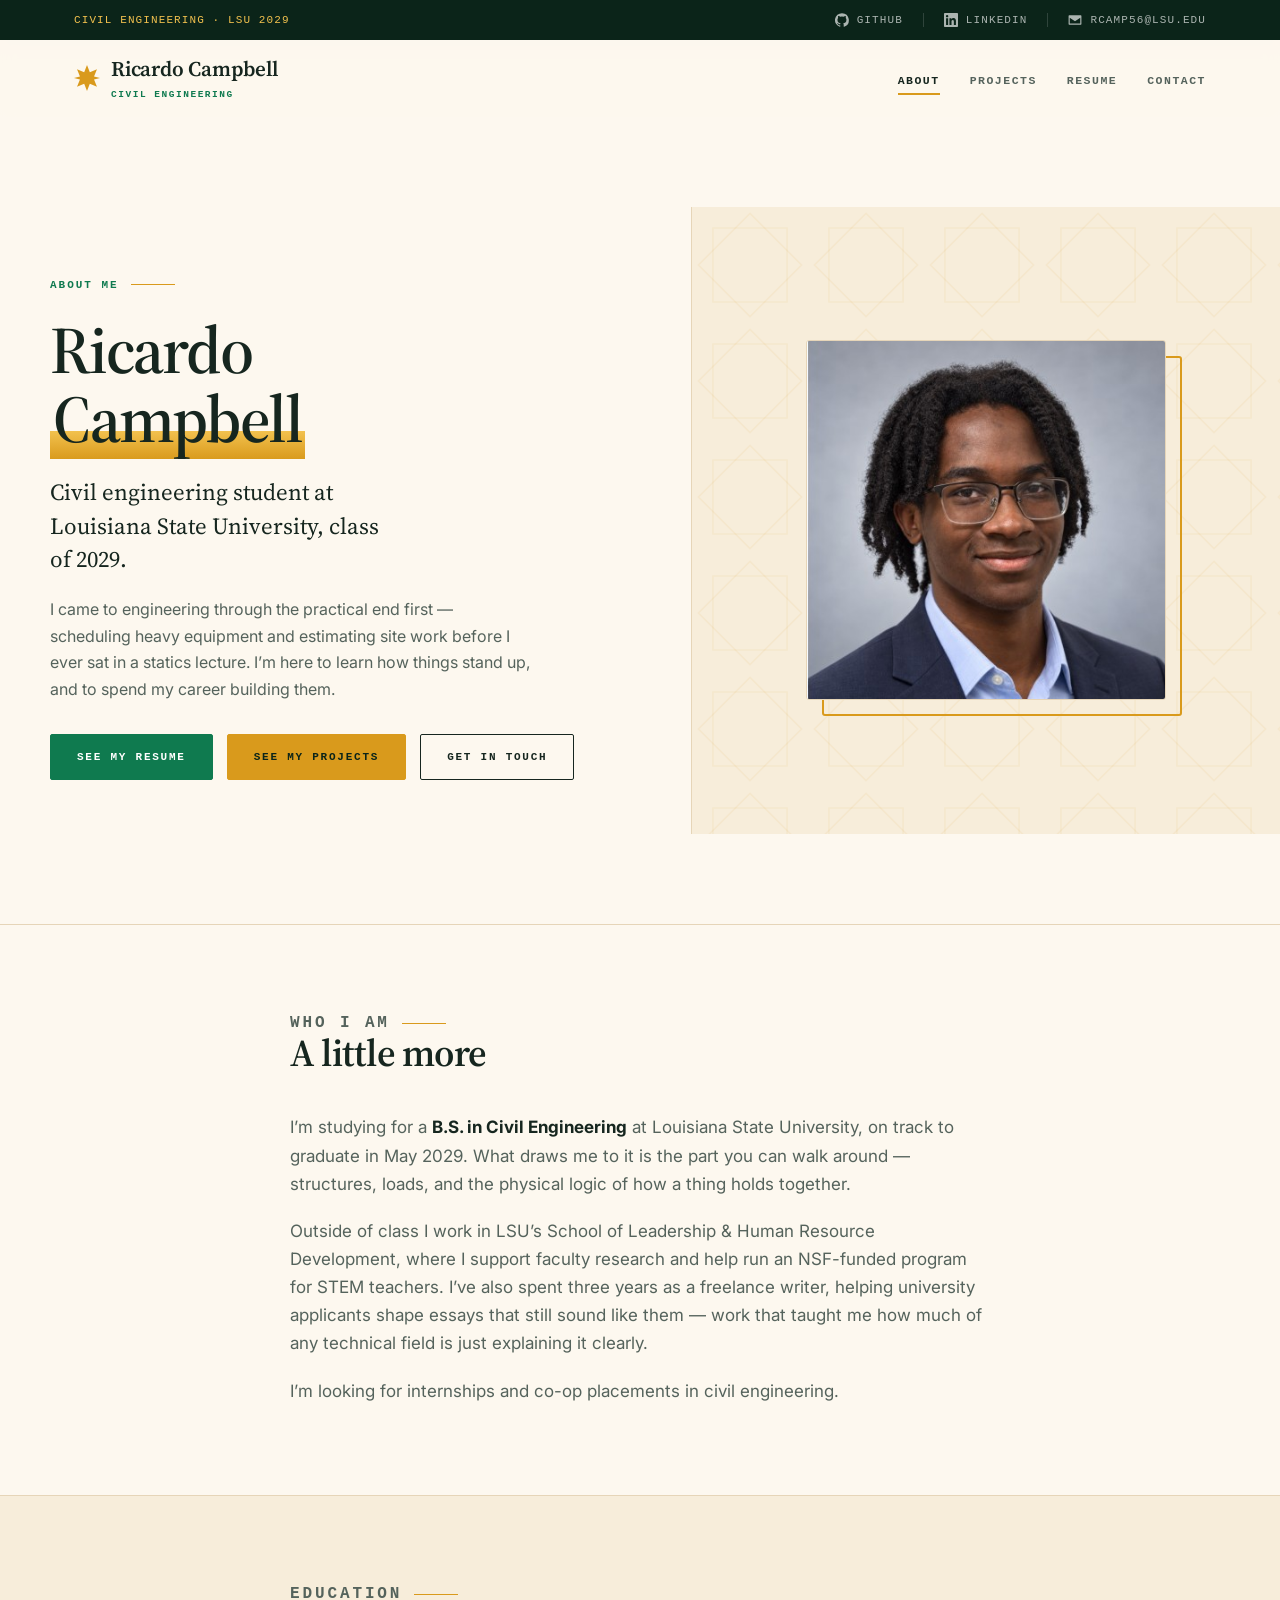
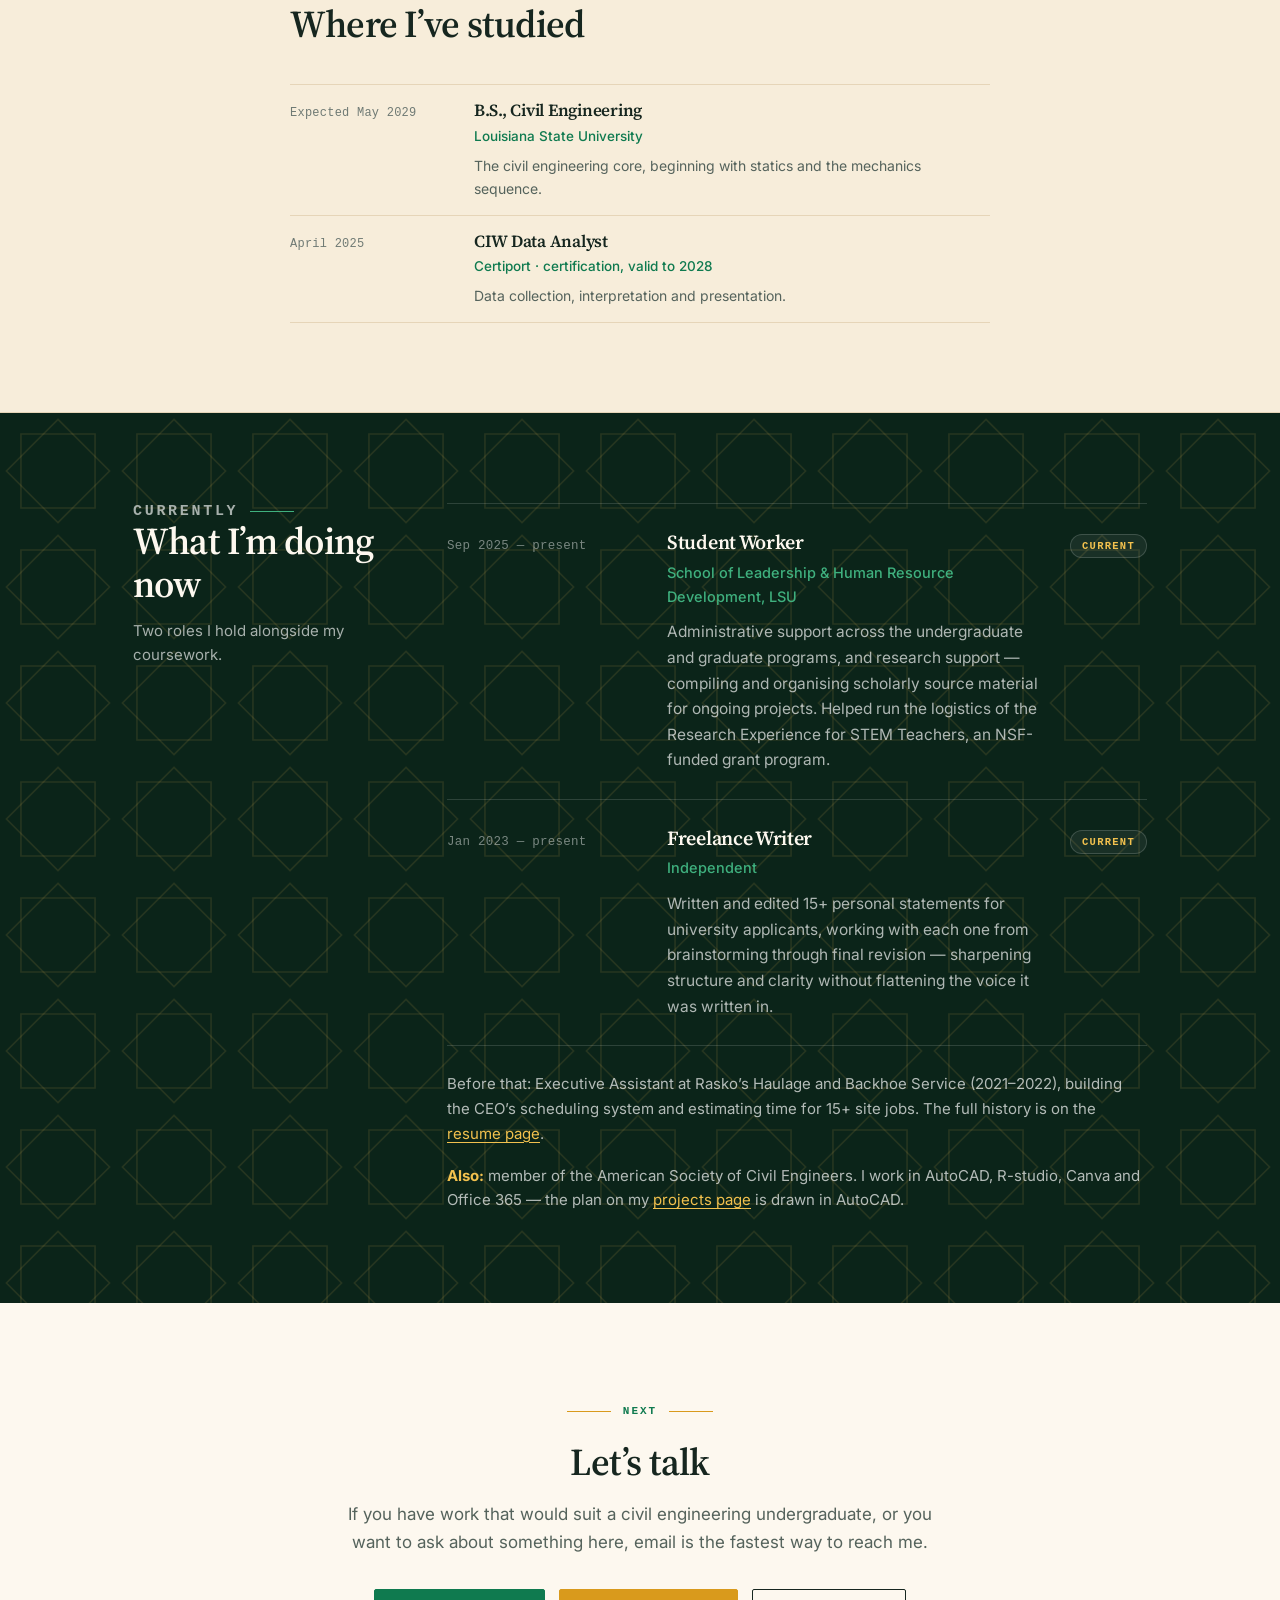
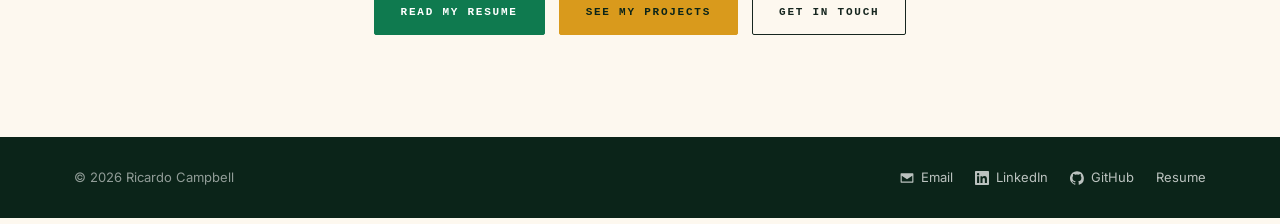
<file: index.html>
<!DOCTYPE html>
<html lang="en">
<head>
<meta charset="utf-8">
<meta name="viewport" content="width=device-width, initial-scale=1">
<title>Ricardo Campbell — Civil Engineering, LSU</title>
<meta name="description" content="Ricardo Campbell, civil engineering student at Louisiana State University, class of 2029.">
<!-- how the link looks when it is shared: LinkedIn, iMessage, Slack, WhatsApp -->
<meta property="og:type" content="website">
<meta property="og:site_name" content="Ricardo Campbell">
<meta property="og:title" content="Ricardo Campbell — Civil Engineering, LSU">
<meta property="og:description" content="Ricardo Campbell, civil engineering student at Louisiana State University, class of 2029.">
<meta property="og:url" content="https://ricardo-campbell.netlify.app/">
<meta property="og:image" content="https://ricardo-campbell.netlify.app/assets/social-card.png">
<meta property="og:image:width" content="1200">
<meta property="og:image:height" content="630">
<meta property="og:image:alt" content="Ricardo Campbell, civil engineering student at LSU, class of 2029">
<meta name="twitter:card" content="summary_large_image">
<link rel="icon" href="data:image/svg+xml,<svg xmlns=%22http://www.w3.org/2000/svg%22 viewBox=%220 0 100 100%22><rect width=%22100%22 height=%22100%22 rx=%2218%22 fill=%22%230f7a4f%22/><text x=%2250%22 y=%2272%22 font-size=%2262%22 font-family=%22Georgia,serif%22 font-weight=%22600%22 fill=%22%23f2c14e%22 text-anchor=%22middle%22>R</text></svg>">
<link rel="preconnect" href="https://fonts.googleapis.com">
<link rel="preconnect" href="https://fonts.gstatic.com" crossorigin>
<link rel="stylesheet" href="https://fonts.googleapis.com/css2?family=Inter:wght@400;500;600&family=Source+Serif+4:opsz,wght@8..60,400;8..60,600&display=swap">
<link rel="stylesheet" href="styles.css">
</head>
<body>

<!-- ==================== utility bar ==================== -->
<div class="topbar">
  <div class="wrap">
    <span class="here">Civil Engineering &middot; LSU 2029</span>
    <span class="spacer"></span>
    <a href="https://github.com/Koda876" target="_blank" rel="noopener">
      <svg viewBox="0 0 24 24" aria-hidden="true"><path d="M12 .3a12 12 0 0 0-3.8 23.4c.6.1.8-.3.8-.6v-2c-3.3.7-4-1.6-4-1.6-.6-1.4-1.4-1.8-1.4-1.8-1-.7.1-.7.1-.7 1.2.1 1.8 1.2 1.8 1.2 1 1.8 2.8 1.3 3.5 1 .1-.8.4-1.3.7-1.6-2.7-.3-5.5-1.3-5.5-5.9 0-1.3.5-2.4 1.2-3.2-.1-.3-.5-1.5.1-3.2 0 0 1-.3 3.3 1.2a11.5 11.5 0 0 1 6 0C17.3 4.9 18.3 5.2 18.3 5.2c.6 1.7.2 2.9.1 3.2.8.8 1.2 1.9 1.2 3.2 0 4.6-2.8 5.6-5.5 5.9.4.4.8 1.1.8 2.2v3.3c0 .3.2.7.8.6A12 12 0 0 0 12 .3Z"/></svg>
      GitHub
    </a>
    <span class="sep"></span>
    <a href="https://www.linkedin.com/in/ricardo-campbell-84b669419/" target="_blank" rel="noopener">
      <svg viewBox="0 0 24 24" aria-hidden="true"><path d="M20.45 20.45h-3.56v-5.57c0-1.33-.02-3.04-1.85-3.04-1.85 0-2.14 1.45-2.14 2.94v5.67H9.35V9h3.41v1.56h.05a3.74 3.74 0 0 1 3.37-1.85c3.6 0 4.27 2.37 4.27 5.46v6.28ZM5.34 7.43a2.07 2.07 0 1 1 0-4.14 2.07 2.07 0 0 1 0 4.14Zm1.78 13.02H3.55V9h3.57v11.45ZM22.22 0H1.77C.79 0 0 .77 0 1.72v20.56C0 23.23.79 24 1.77 24h20.45c.98 0 1.78-.77 1.78-1.72V1.72C24 .77 23.2 0 22.22 0Z"/></svg>
      LinkedIn
    </a>
    <span class="sep"></span>
    <a class="mail" href="mailto:rcamp56@lsu.edu">
      <svg viewBox="0 0 24 24" aria-hidden="true"><path d="M2 4h20a1 1 0 0 1 1 1v14a1 1 0 0 1-1 1H2a1 1 0 0 1-1-1V5a1 1 0 0 1 1-1Zm10 7.44L3.6 6H20.4L12 11.44ZM3 8.13V18h18V8.13l-9 5.83-9-5.83Z"/></svg>
      rcamp56@lsu.edu
    </a>
  </div>
</div>

<!-- ==================== masthead ==================== -->
<header class="masthead" id="masthead">
  <div class="wrap">
    <a class="wordmark" href="index.html">
      <!-- eight-point star, the same motif that tiles the patterned panels -->
      <svg viewBox="0 0 48 48" aria-hidden="true"><path d="M24 0l5.2 13.6L42.4 8 37 21.2 48 24l-11 2.8 5.4 13.2-13.2-5.6L24 48l-5.2-13.6L5.6 40 11 26.8 0 24l11-2.8L5.6 8l13.2 5.6L24 0z"/></svg>
      <span>
        <span class="wm-name">Ricardo Campbell</span>
        <span class="wm-sub">Civil Engineering</span>
      </span>
    </a>

    <button class="menu-btn" id="menu-btn" aria-expanded="false" aria-controls="mast-nav">
      <span class="bars" aria-hidden="true"><i></i><i></i><i></i></span> Menu
    </button>

    <nav class="mast-nav" id="mast-nav" aria-label="Main">
      <ul>
        <li><a href="index.html" aria-current="page">About</a></li>
        <li><a href="projects.html">Projects</a></li>
        <li><a href="resume.html">Resume</a></li>
        <li><a href="contact.html">Contact</a></li>
      </ul>
    </nav>
  </div>
</header>

<main>

  <!-- ==================== hero (animates on load, not on scroll) ==================== -->
  <section class="hero">
    <div class="hero-text">
      <p class="eyebrow">About me</p>
      <h1>Ricardo <span class="swash">Campbell</span></h1>
      <p class="lede">
        Civil engineering student at Louisiana State University, class of 2029.
      </p>
      <p class="intro">
        I came to engineering through the practical end first &mdash; scheduling heavy
        equipment and estimating site work before I ever sat in a statics lecture.
        I&rsquo;m here to learn how things stand up, and to spend my career building them.
      </p>
      <div class="btn-row">
        <a class="btn" href="resume.html">See my resume</a>
        <a class="btn gold" href="projects.html">See my projects</a>
        <a class="btn ghost" href="contact.html">Get in touch</a>
      </div>
    </div>

    <div class="hero-photo">
      <div class="portrait-frame">
        <img class="portrait" src="assets/portrait.jpg" alt="Ricardo Campbell" width="400" height="400">
      </div>
    </div>
  </section>

  <!-- ==================== about ==================== -->
  <section id="about">
    <div class="wrap narrow">
      <div class="sec-head reveal">
        <p class="sec-label">Who I am</p>
        <h2>A little more</h2>
      </div>

      <div class="prose reveal">
        <p>
          I&rsquo;m studying for a <strong>B.S. in Civil Engineering</strong> at Louisiana
          State University, on track to graduate in May 2029. What draws me to it is the
          part you can walk around &mdash; structures, loads, and the physical logic of how
          a thing holds together.
        </p>
        <p>
          Outside of class I work in LSU&rsquo;s School of Leadership &amp; Human Resource
          Development, where I support faculty research and help run an NSF-funded program
          for STEM teachers. I&rsquo;ve also spent three years as a freelance writer, helping
          university applicants shape essays that still sound like them &mdash; work that
          taught me how much of any technical field is just explaining it clearly.
        </p>
        <p>
          I&rsquo;m looking for internships and co-op placements in civil engineering.
        </p>
      </div>
    </div>
  </section>

  <!-- ==================== education: the cream step ==================== -->
  <section class="sec-cream" id="education">
    <div class="wrap narrow">
      <div class="sec-head reveal">
        <p class="sec-label">Education</p>
        <h2>Where I&rsquo;ve studied</h2>
      </div>

      <div class="entries compact" data-stagger>
        <div class="entry reveal">
          <div class="when">Expected May 2029</div>
          <div>
            <h3>B.S., Civil Engineering</h3>
            <div class="org">Louisiana State University</div>
            <p>The civil engineering core, beginning with statics and the mechanics sequence.</p>
          </div>
        </div>

        <div class="entry reveal">
          <div class="when">April 2025</div>
          <div>
            <h3>CIW Data Analyst</h3>
            <div class="org">Certiport &middot; certification, valid to 2028</div>
            <p>Data collection, interpretation and presentation.</p>
          </div>
        </div>
      </div>
    </div>
  </section>

  <!-- ==================== currently: the dark step, heading offset left ==================== -->
  <section class="band" id="work">
    <div class="wrap split-head">
      <div class="col-head reveal">
        <p class="sec-label">Currently</p>
        <h2>What I&rsquo;m doing now</h2>
        <p>Two roles I hold alongside my coursework.</p>
      </div>

      <div class="col-body">
      <div class="entries" data-stagger>
        <div class="entry reveal">
          <div class="when">Sep 2025 &mdash; present</div>
          <div>
            <h3>Student Worker</h3>
            <div class="org">School of Leadership &amp; Human Resource Development, LSU</div>
            <p>
              Administrative support across the undergraduate and graduate programs, and
              research support &mdash; compiling and organising scholarly source material for
              ongoing projects. Helped run the logistics of the Research Experience for
              STEM Teachers, an NSF-funded grant program.
            </p>
          </div>
          <div class="badge">Current</div>
        </div>

        <div class="entry reveal">
          <div class="when">Jan 2023 &mdash; present</div>
          <div>
            <h3>Freelance Writer</h3>
            <div class="org">Independent</div>
            <p>
              Written and edited 15+ personal statements for university applicants, working
              with each one from brainstorming through final revision &mdash; sharpening
              structure and clarity without flattening the voice it was written in.
            </p>
          </div>
          <div class="badge">Current</div>
        </div>
      </div>

      <div class="prose reveal" style="margin-top:26px; font-size:15px">
        <p>
          Before that: Executive Assistant at Rasko&rsquo;s Haulage and Backhoe Service
          (2021&ndash;2022), building the CEO&rsquo;s scheduling system and estimating time
          for 15+ site jobs. The full history is on the
          <a href="resume.html">resume page</a>.
        </p>
        <p>
          <strong>Also:</strong> member of the American Society of Civil Engineers.
          I work in AutoCAD, R-studio, Canva and Office 365 &mdash; the plan on my
          <a href="projects.html">projects page</a> is drawn in AutoCAD.
        </p>
      </div>
      </div>
    </div>
  </section>

  <!-- ==================== closer: centred, breaking the left margin ==================== -->
  <section class="cta">
    <div class="wrap narrow centered reveal">
      <p class="sec-label">Next</p>
      <h2>Let&rsquo;s talk</h2>
      <div class="prose">
        <p>
          If you have work that would suit a civil engineering undergraduate, or you
          want to ask about something here, email is the fastest way to reach me.
        </p>
      </div>
      <div class="btn-row">
        <a class="btn" href="resume.html">Read my resume</a>
        <a class="btn gold" href="projects.html">See my projects</a>
        <a class="btn ghost" href="contact.html">Get in touch</a>
      </div>
    </div>
  </section>

</main>

<footer>
  <div class="wrap">
    <span>&copy; 2026 Ricardo Campbell</span>
    <div class="foot-links">
      <a href="mailto:rcamp56@lsu.edu">
        <svg viewBox="0 0 24 24" aria-hidden="true"><path d="M2 4h20a1 1 0 0 1 1 1v14a1 1 0 0 1-1 1H2a1 1 0 0 1-1-1V5a1 1 0 0 1 1-1Zm10 7.44L3.6 6H20.4L12 11.44ZM3 8.13V18h18V8.13l-9 5.83-9-5.83Z"/></svg>
        Email
      </a>
      <a href="https://www.linkedin.com/in/ricardo-campbell-84b669419/" target="_blank" rel="noopener">
        <svg viewBox="0 0 24 24" aria-hidden="true"><path d="M20.45 20.45h-3.56v-5.57c0-1.33-.02-3.04-1.85-3.04-1.85 0-2.14 1.45-2.14 2.94v5.67H9.35V9h3.41v1.56h.05a3.74 3.74 0 0 1 3.37-1.85c3.6 0 4.27 2.37 4.27 5.46v6.28ZM5.34 7.43a2.07 2.07 0 1 1 0-4.14 2.07 2.07 0 0 1 0 4.14Zm1.78 13.02H3.55V9h3.57v11.45ZM22.22 0H1.77C.79 0 0 .77 0 1.72v20.56C0 23.23.79 24 1.77 24h20.45c.98 0 1.78-.77 1.78-1.72V1.72C24 .77 23.2 0 22.22 0Z"/></svg>
        LinkedIn
      </a>
      <a href="https://github.com/Koda876" target="_blank" rel="noopener">
        <svg viewBox="0 0 24 24" aria-hidden="true"><path d="M12 .3a12 12 0 0 0-3.8 23.4c.6.1.8-.3.8-.6v-2c-3.3.7-4-1.6-4-1.6-.6-1.4-1.4-1.8-1.4-1.8-1-.7.1-.7.1-.7 1.2.1 1.8 1.2 1.8 1.2 1 1.8 2.8 1.3 3.5 1 .1-.8.4-1.3.7-1.6-2.7-.3-5.5-1.3-5.5-5.9 0-1.3.5-2.4 1.2-3.2-.1-.3-.5-1.5.1-3.2 0 0 1-.3 3.3 1.2a11.5 11.5 0 0 1 6 0C17.3 4.9 18.3 5.2 18.3 5.2c.6 1.7.2 2.9.1 3.2.8.8 1.2 1.9 1.2 3.2 0 4.6-2.8 5.6-5.5 5.9.4.4.8 1.1.8 2.2v3.3c0 .3.2.7.8.6A12 12 0 0 0 12 .3Z"/></svg>
        GitHub
      </a>
      <a href="resume.html">Resume</a>
    </div>
  </div>
</footer>

<script src="site.js"></script>
</body>
</html>
</file>
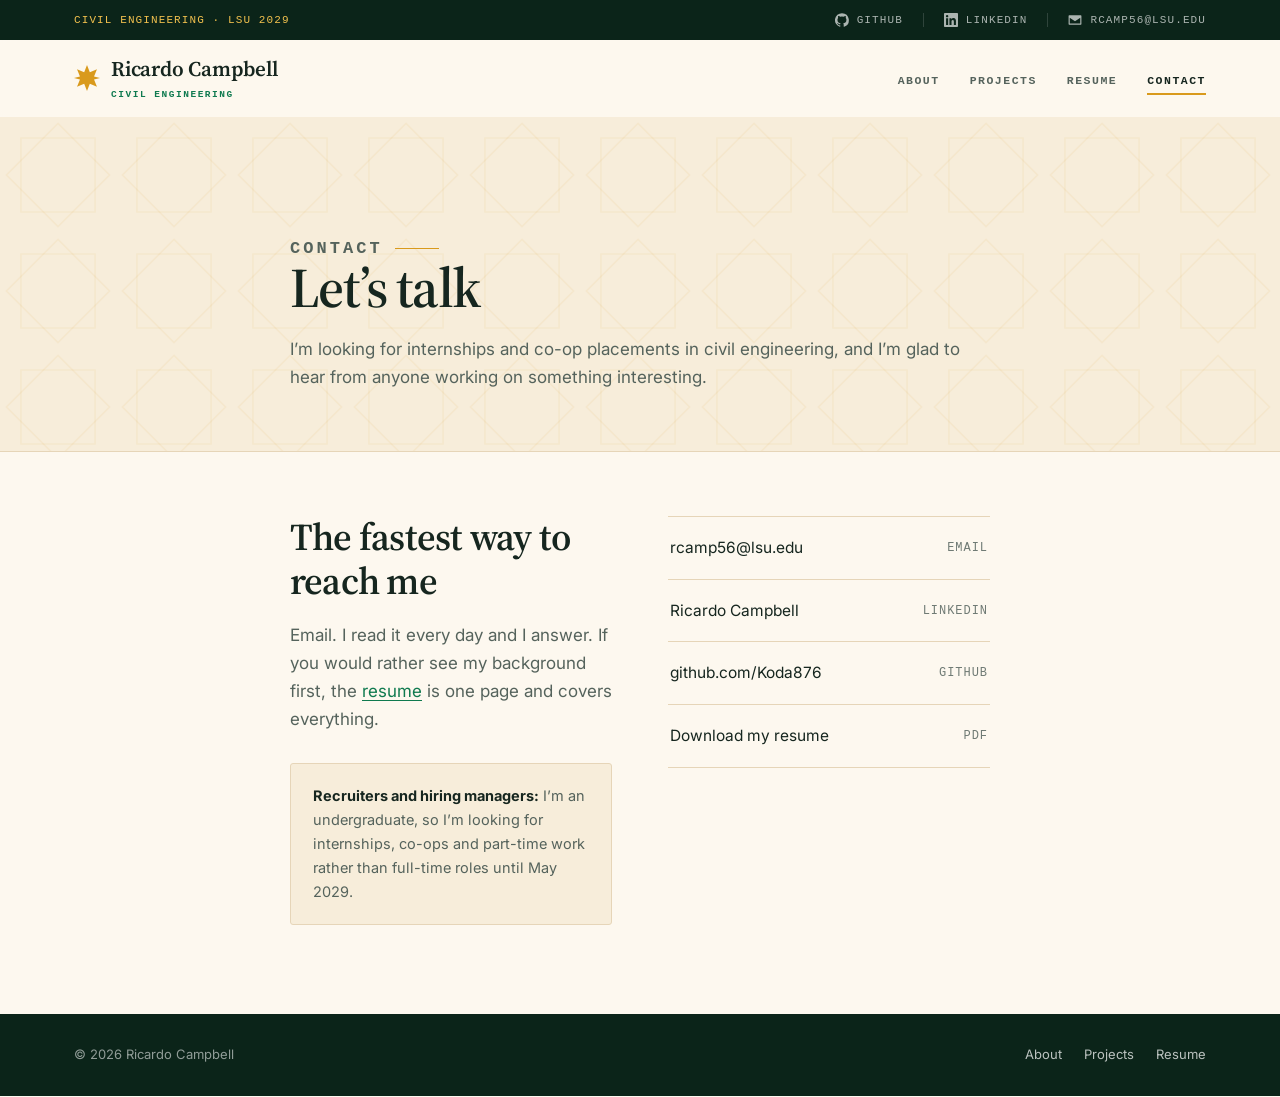
<file: contact.html>
<!DOCTYPE html>
<html lang="en">
<head>
<meta charset="utf-8">
<meta name="viewport" content="width=device-width, initial-scale=1">
<title>Contact — Ricardo Campbell</title>
<meta name="description" content="Get in touch with Ricardo Campbell, civil engineering student at Louisiana State University.">
<!-- how the link looks when it is shared: LinkedIn, iMessage, Slack, WhatsApp -->
<meta property="og:type" content="website">
<meta property="og:site_name" content="Ricardo Campbell">
<meta property="og:title" content="Contact — Ricardo Campbell">
<meta property="og:description" content="Get in touch with Ricardo Campbell, civil engineering student at Louisiana State University.">
<meta property="og:url" content="https://ricardo-campbell.netlify.app/contact.html">
<meta property="og:image" content="https://ricardo-campbell.netlify.app/assets/social-card.png">
<meta property="og:image:width" content="1200">
<meta property="og:image:height" content="630">
<meta property="og:image:alt" content="Ricardo Campbell, civil engineering student at LSU, class of 2029">
<meta name="twitter:card" content="summary_large_image">
<link rel="icon" href="data:image/svg+xml,<svg xmlns=%22http://www.w3.org/2000/svg%22 viewBox=%220 0 100 100%22><rect width=%22100%22 height=%22100%22 rx=%2218%22 fill=%22%230f7a4f%22/><text x=%2250%22 y=%2272%22 font-size=%2262%22 font-family=%22Georgia,serif%22 font-weight=%22600%22 fill=%22%23f2c14e%22 text-anchor=%22middle%22>R</text></svg>">
<link rel="preconnect" href="https://fonts.googleapis.com">
<link rel="preconnect" href="https://fonts.gstatic.com" crossorigin>
<link rel="stylesheet" href="https://fonts.googleapis.com/css2?family=Inter:wght@400;500;600&family=Source+Serif+4:opsz,wght@8..60,400;8..60,600&display=swap">
<link rel="stylesheet" href="styles.css">
</head>
<body>

<div class="topbar">
  <div class="wrap">
    <span class="here">Civil Engineering &middot; LSU 2029</span>
    <span class="spacer"></span>
    <a href="https://github.com/Koda876" target="_blank" rel="noopener">
      <svg viewBox="0 0 24 24" aria-hidden="true"><path d="M12 .3a12 12 0 0 0-3.8 23.4c.6.1.8-.3.8-.6v-2c-3.3.7-4-1.6-4-1.6-.6-1.4-1.4-1.8-1.4-1.8-1-.7.1-.7.1-.7 1.2.1 1.8 1.2 1.8 1.2 1 1.8 2.8 1.3 3.5 1 .1-.8.4-1.3.7-1.6-2.7-.3-5.5-1.3-5.5-5.9 0-1.3.5-2.4 1.2-3.2-.1-.3-.5-1.5.1-3.2 0 0 1-.3 3.3 1.2a11.5 11.5 0 0 1 6 0C17.3 4.9 18.3 5.2 18.3 5.2c.6 1.7.2 2.9.1 3.2.8.8 1.2 1.9 1.2 3.2 0 4.6-2.8 5.6-5.5 5.9.4.4.8 1.1.8 2.2v3.3c0 .3.2.7.8.6A12 12 0 0 0 12 .3Z"/></svg>
      GitHub
    </a>
    <span class="sep"></span>
    <a href="https://www.linkedin.com/in/ricardo-campbell-84b669419/" target="_blank" rel="noopener">
      <svg viewBox="0 0 24 24" aria-hidden="true"><path d="M20.45 20.45h-3.56v-5.57c0-1.33-.02-3.04-1.85-3.04-1.85 0-2.14 1.45-2.14 2.94v5.67H9.35V9h3.41v1.56h.05a3.74 3.74 0 0 1 3.37-1.85c3.6 0 4.27 2.37 4.27 5.46v6.28ZM5.34 7.43a2.07 2.07 0 1 1 0-4.14 2.07 2.07 0 0 1 0 4.14Zm1.78 13.02H3.55V9h3.57v11.45ZM22.22 0H1.77C.79 0 0 .77 0 1.72v20.56C0 23.23.79 24 1.77 24h20.45c.98 0 1.78-.77 1.78-1.72V1.72C24 .77 23.2 0 22.22 0Z"/></svg>
      LinkedIn
    </a>
    <span class="sep"></span>
    <a class="mail" href="mailto:rcamp56@lsu.edu">
      <svg viewBox="0 0 24 24" aria-hidden="true"><path d="M2 4h20a1 1 0 0 1 1 1v14a1 1 0 0 1-1 1H2a1 1 0 0 1-1-1V5a1 1 0 0 1 1-1Zm10 7.44L3.6 6H20.4L12 11.44ZM3 8.13V18h18V8.13l-9 5.83-9-5.83Z"/></svg>
      rcamp56@lsu.edu
    </a>
  </div>
</div>

<header class="masthead" id="masthead">
  <div class="wrap">
    <a class="wordmark" href="index.html">
      <svg viewBox="0 0 48 48" aria-hidden="true"><path d="M24 0l5.2 13.6L42.4 8 37 21.2 48 24l-11 2.8 5.4 13.2-13.2-5.6L24 48l-5.2-13.6L5.6 40 11 26.8 0 24l11-2.8L5.6 8l13.2 5.6L24 0z"/></svg>
      <span>
        <span class="wm-name">Ricardo Campbell</span>
        <span class="wm-sub">Civil Engineering</span>
      </span>
    </a>

    <button class="menu-btn" id="menu-btn" aria-expanded="false" aria-controls="mast-nav">
      <span class="bars" aria-hidden="true"><i></i><i></i><i></i></span> Menu
    </button>

    <nav class="mast-nav" id="mast-nav" aria-label="Main">
      <ul>
        <li><a href="index.html">About</a></li>
        <li><a href="projects.html">Projects</a></li>
        <li><a href="resume.html">Resume</a></li>
        <li><a href="contact.html" aria-current="page">Contact</a></li>
      </ul>
    </nav>
  </div>
</header>

<main>

  <div class="page-head">
    <div class="wrap narrow">
      <p class="eyebrow">Contact</p>
      <h1>Let&rsquo;s talk</h1>
      <p>
        I&rsquo;m looking for internships and co-op placements in civil engineering, and
        I&rsquo;m glad to hear from anyone working on something interesting.
      </p>
    </div>
  </div>

  <section class="contact-page">
    <div class="wrap narrow contact-grid">
      <div class="reveal">
        <h2>The fastest way to reach me</h2>
        <div class="prose" style="margin-top:18px">
          <p>
            Email. I read it every day and I answer. If you would rather see my
            background first, the <a href="resume.html">resume</a> is one page and covers
            everything.
          </p>
        </div>
        <div class="contact-note">
          <strong>Recruiters and hiring managers:</strong> I&rsquo;m an undergraduate, so I&rsquo;m
          looking for internships, co-ops and part-time work rather than full-time roles
          until May 2029.
        </div>
      </div>

      <ul class="links reveal" data-stagger>
        <li><a href="mailto:rcamp56@lsu.edu"><span>rcamp56@lsu.edu</span><span class="what">Email</span></a></li>
        <li><a href="https://www.linkedin.com/in/ricardo-campbell-84b669419/" target="_blank" rel="noopener"><span>Ricardo Campbell</span><span class="what">LinkedIn</span></a></li>
        <li><a href="https://github.com/Koda876" target="_blank" rel="noopener"><span>github.com/Koda876</span><span class="what">GitHub</span></a></li>
        <li><a href="assets/ricardo-campbell-resume.pdf" target="_blank" rel="noopener"><span>Download my resume</span><span class="what">PDF</span></a></li>
      </ul>
    </div>
  </section>

</main>

<footer>
  <div class="wrap">
    <span>&copy; 2026 Ricardo Campbell</span>
    <div class="foot-links">
      <a href="index.html">About</a>
      <a href="projects.html">Projects</a>
      <a href="resume.html">Resume</a>
    </div>
  </div>
</footer>

<script src="site.js"></script>

</body>
</html>
</file>
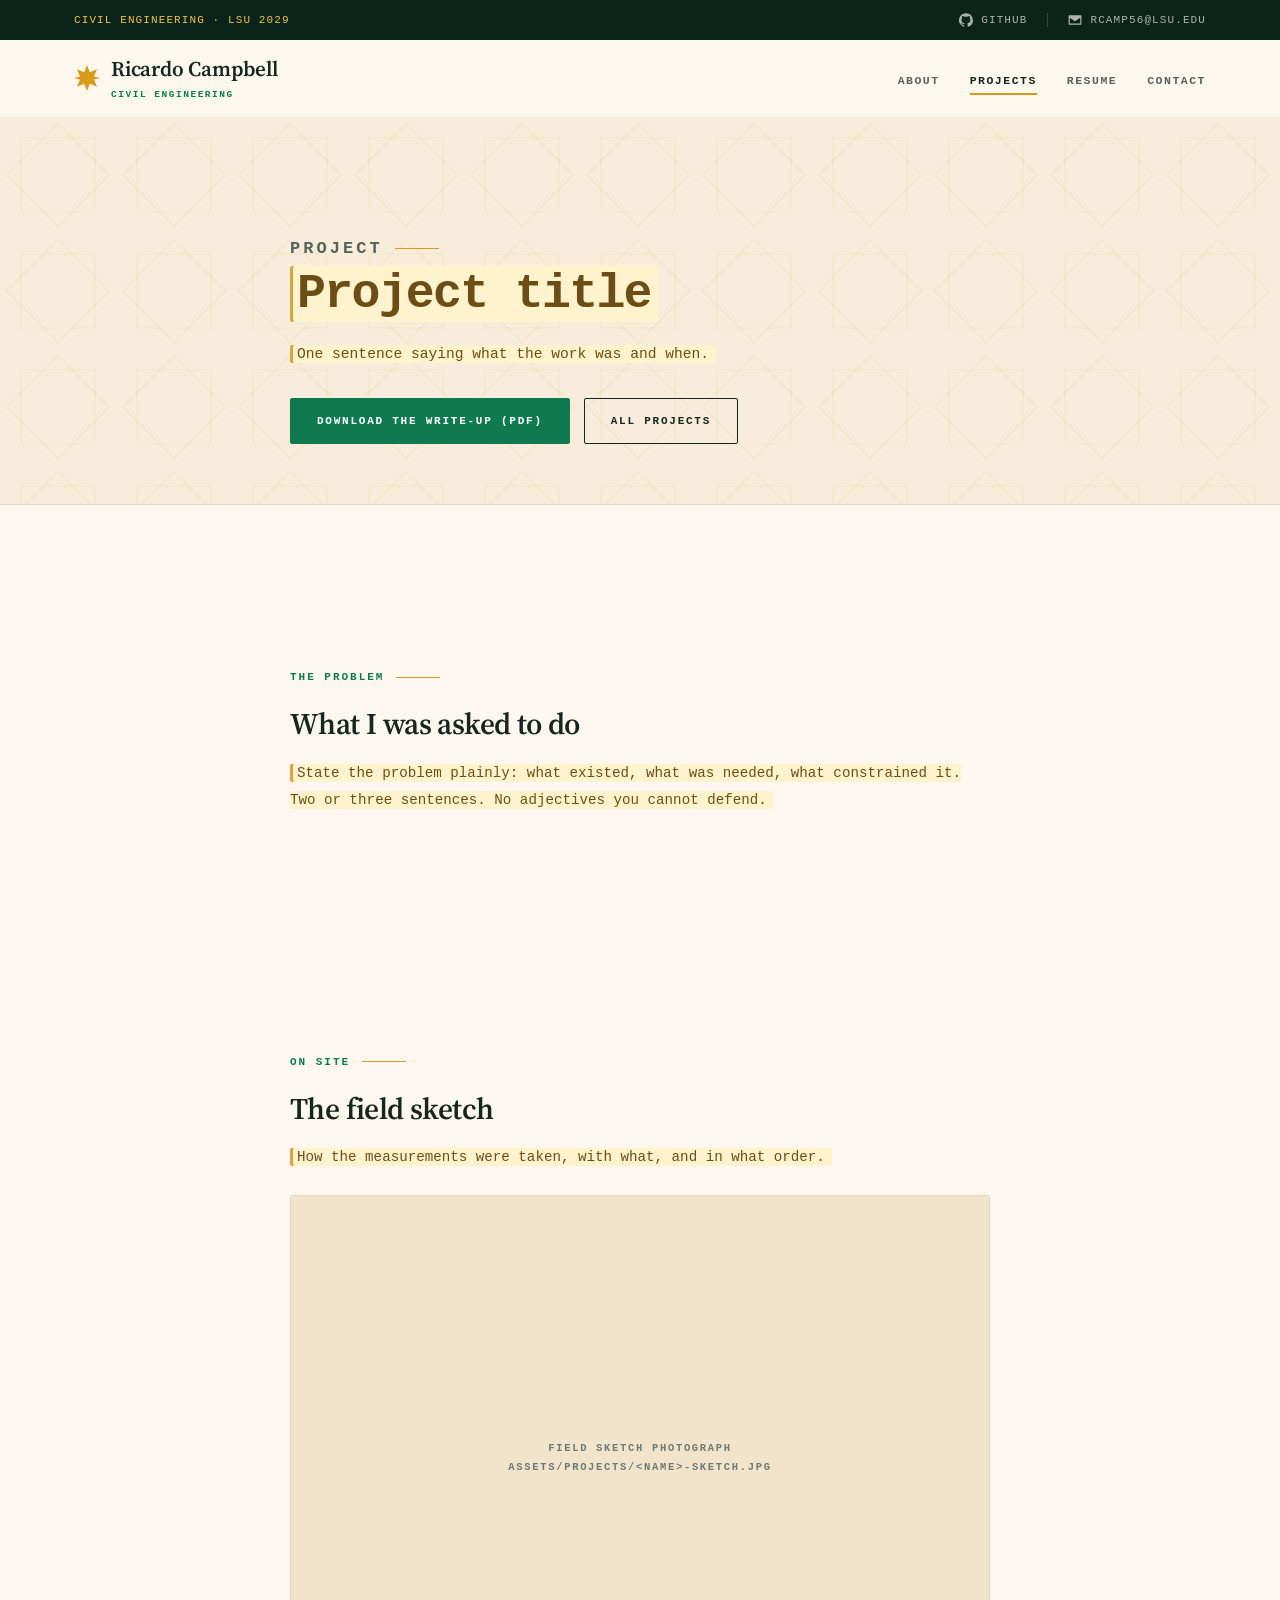
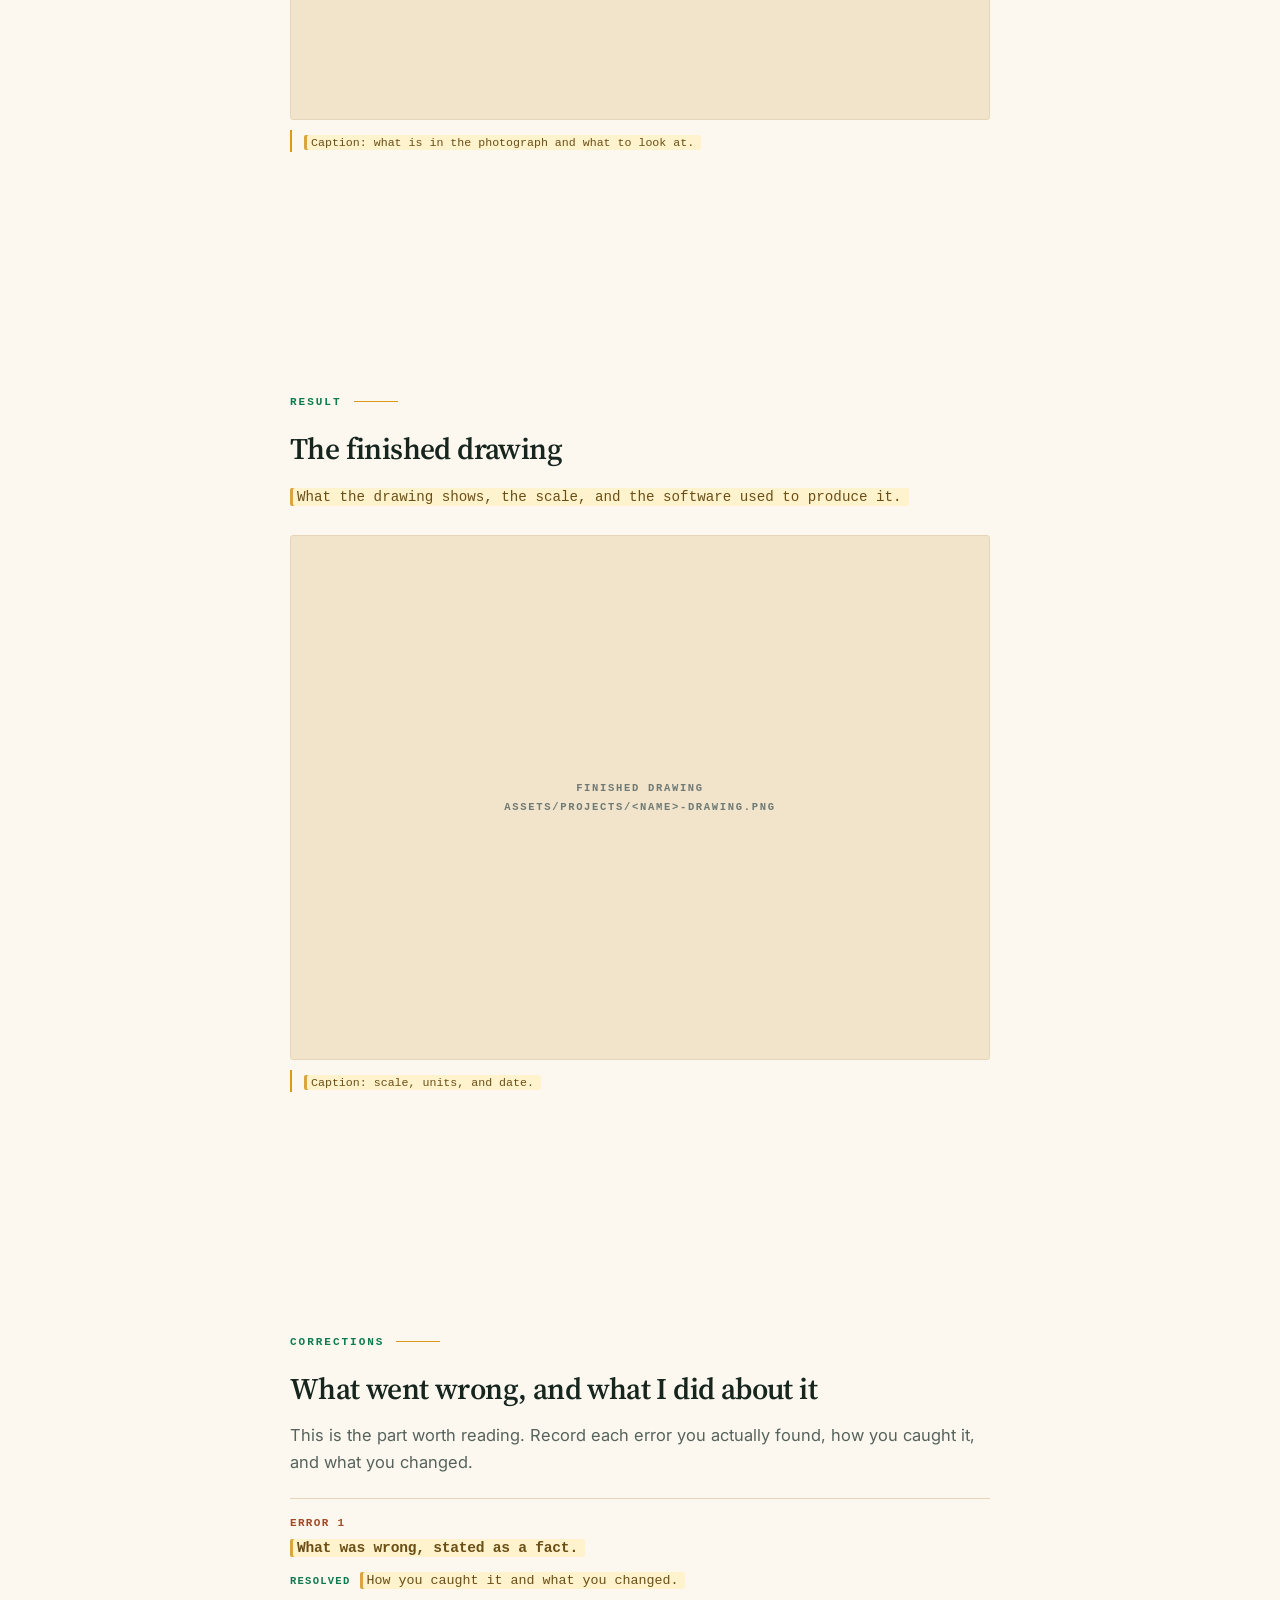
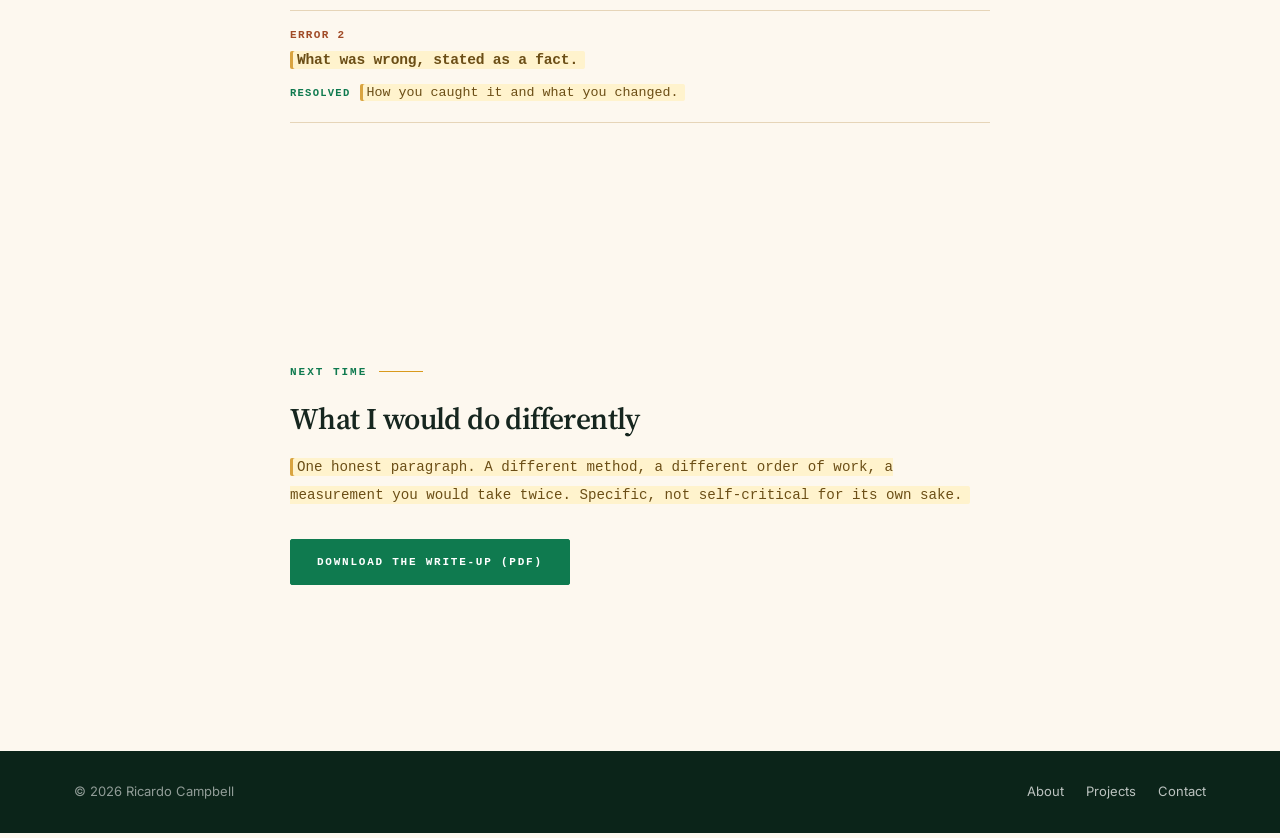
<file: project-template.html>
<!DOCTYPE html>
<html lang="en">
<head>
<meta charset="utf-8">
<meta name="viewport" content="width=device-width, initial-scale=1">
<!-- TEMPLATE. Copy this file per project, e.g. project-apartment-survey.html,
     then replace every .todo span and every figure stand-in. Link to it from
     the card grid in projects.html. -->
<title>Project write-up — Ricardo Campbell</title>
<meta name="description" content="Project write-up by Ricardo Campbell, civil engineering student at Louisiana State University.">
<meta name="robots" content="noindex">
<link rel="icon" href="data:image/svg+xml,<svg xmlns=%22http://www.w3.org/2000/svg%22 viewBox=%220 0 100 100%22><rect width=%22100%22 height=%22100%22 rx=%2218%22 fill=%22%230f7a4f%22/><text x=%2250%22 y=%2272%22 font-size=%2262%22 font-family=%22Georgia,serif%22 font-weight=%22600%22 fill=%22%23f2c14e%22 text-anchor=%22middle%22>R</text></svg>">
<link rel="preconnect" href="https://fonts.googleapis.com">
<link rel="preconnect" href="https://fonts.gstatic.com" crossorigin>
<link rel="stylesheet" href="https://fonts.googleapis.com/css2?family=Inter:wght@400;500;600&family=Source+Serif+4:opsz,wght@8..60,400;8..60,600&display=swap">
<link rel="stylesheet" href="styles.css">
</head>
<body>

<div class="topbar">
  <div class="wrap">
    <span class="here">Civil Engineering &middot; LSU 2029</span>
    <span class="spacer"></span>
    <a href="https://github.com/Koda876" target="_blank" rel="noopener">
      <svg viewBox="0 0 24 24" aria-hidden="true"><path d="M12 .3a12 12 0 0 0-3.8 23.4c.6.1.8-.3.8-.6v-2c-3.3.7-4-1.6-4-1.6-.6-1.4-1.4-1.8-1.4-1.8-1-.7.1-.7.1-.7 1.2.1 1.8 1.2 1.8 1.2 1 1.8 2.8 1.3 3.5 1 .1-.8.4-1.3.7-1.6-2.7-.3-5.5-1.3-5.5-5.9 0-1.3.5-2.4 1.2-3.2-.1-.3-.5-1.5.1-3.2 0 0 1-.3 3.3 1.2a11.5 11.5 0 0 1 6 0C17.3 4.9 18.3 5.2 18.3 5.2c.6 1.7.2 2.9.1 3.2.8.8 1.2 1.9 1.2 3.2 0 4.6-2.8 5.6-5.5 5.9.4.4.8 1.1.8 2.2v3.3c0 .3.2.7.8.6A12 12 0 0 0 12 .3Z"/></svg>
      GitHub
    </a>
    <span class="sep"></span>
    <a class="mail" href="mailto:rcamp56@lsu.edu">
      <svg viewBox="0 0 24 24" aria-hidden="true"><path d="M2 4h20a1 1 0 0 1 1 1v14a1 1 0 0 1-1 1H2a1 1 0 0 1-1-1V5a1 1 0 0 1 1-1Zm10 7.44L3.6 6H20.4L12 11.44ZM3 8.13V18h18V8.13l-9 5.83-9-5.83Z"/></svg>
      rcamp56@lsu.edu
    </a>
  </div>
</div>

<header class="masthead" id="masthead">
  <div class="wrap">
    <a class="wordmark" href="index.html">
      <svg viewBox="0 0 48 48" aria-hidden="true"><path d="M24 0l5.2 13.6L42.4 8 37 21.2 48 24l-11 2.8 5.4 13.2-13.2-5.6L24 48l-5.2-13.6L5.6 40 11 26.8 0 24l11-2.8L5.6 8l13.2 5.6L24 0z"/></svg>
      <span>
        <span class="wm-name">Ricardo Campbell</span>
        <span class="wm-sub">Civil Engineering</span>
      </span>
    </a>

    <button class="menu-btn" id="menu-btn" aria-expanded="false" aria-controls="mast-nav">
      <span class="bars" aria-hidden="true"><i></i><i></i><i></i></span> Menu
    </button>

    <nav class="mast-nav" id="mast-nav" aria-label="Main">
      <ul>
        <li><a href="index.html">About</a></li>
        <li><a href="projects.html" aria-current="page">Projects</a></li>
        <li><a href="resume.html">Resume</a></li>
        <li><a href="contact.html">Contact</a></li>
      </ul>
    </nav>
  </div>
</header>

<main>

  <div class="page-head">
    <div class="wrap narrow">
      <p class="eyebrow">Project</p>
      <h1><span class="todo">Project title</span></h1>
      <p><span class="todo">One sentence saying what the work was and when.</span></p>
      <div class="btn-row">
        <a class="btn" href="assets/projects/write-up.pdf" download>Download the write-up (PDF)</a>
        <a class="btn ghost" href="projects.html">All projects</a>
      </div>
    </div>
  </div>

  <div class="case">
    <div class="wrap narrow">

      <!-- ---------- 1. the problem ---------- -->
      <section class="case-section reveal">
        <p class="sec-label">The problem</p>
        <h2>What I was asked to do</h2>
        <div class="prose">
          <p>
            <span class="todo">State the problem plainly: what existed, what was needed,
            what constrained it. Two or three sentences. No adjectives you cannot
            defend.</span>
          </p>
        </div>
      </section>

      <!-- ---------- 2. the field sketch ---------- -->
      <section class="case-section reveal">
        <p class="sec-label">On site</p>
        <h2>The field sketch</h2>
        <div class="prose">
          <p>
            <span class="todo">How the measurements were taken, with what, and in what
            order.</span>
          </p>
        </div>
        <figure class="figure">
          <!-- replace with: <img src="assets/projects/<name>-sketch.jpg" alt="..." loading="lazy"> -->
          <div class="stand-in">Field sketch photograph<br>assets/projects/&lt;name&gt;-sketch.jpg</div>
          <figcaption><span class="todo">Caption: what is in the photograph and what to look at.</span></figcaption>
        </figure>
      </section>

      <!-- ---------- 3. the finished drawing ---------- -->
      <section class="case-section reveal">
        <p class="sec-label">Result</p>
        <h2>The finished drawing</h2>
        <div class="prose">
          <p>
            <span class="todo">What the drawing shows, the scale, and the software used
            to produce it.</span>
          </p>
        </div>
        <figure class="figure">
          <!-- replace with: <img src="assets/projects/<name>-drawing.png" alt="..." loading="lazy"> -->
          <div class="stand-in">Finished drawing<br>assets/projects/&lt;name&gt;-drawing.png</div>
          <figcaption><span class="todo">Caption: scale, units, and date.</span></figcaption>
        </figure>
      </section>

      <!-- ---------- 4. errors and resolutions ---------- -->
      <section class="case-section reveal">
        <p class="sec-label">Corrections</p>
        <h2>What went wrong, and what I did about it</h2>
        <div class="prose">
          <p>
            This is the part worth reading. Record each error you actually found, how you
            caught it, and what you changed.
          </p>
        </div>

        <ul class="fixes" data-stagger>
          <li class="reveal">
            <p class="what">Error 1</p>
            <h3><span class="todo">What was wrong, stated as a fact.</span></h3>
            <p class="how"><span class="todo">How you caught it and what you changed.</span></p>
          </li>
          <li class="reveal">
            <p class="what">Error 2</p>
            <h3><span class="todo">What was wrong, stated as a fact.</span></h3>
            <p class="how"><span class="todo">How you caught it and what you changed.</span></p>
          </li>
        </ul>
      </section>

      <!-- ---------- 5. what I would do differently ---------- -->
      <section class="case-section reveal">
        <p class="sec-label">Next time</p>
        <h2>What I would do differently</h2>
        <div class="prose">
          <p>
            <span class="todo">One honest paragraph. A different method, a different
            order of work, a measurement you would take twice. Specific, not
            self-critical for its own sake.</span>
          </p>
        </div>
        <div class="btn-row">
          <a class="btn" href="assets/projects/write-up.pdf" download>Download the write-up (PDF)</a>
        </div>
      </section>

    </div>
  </div>

</main>

<footer>
  <div class="wrap">
    <span>&copy; 2026 Ricardo Campbell</span>
    <div class="foot-links">
      <a href="index.html">About</a>
      <a href="projects.html">Projects</a>
      <a href="contact.html">Contact</a>
    </div>
  </div>
</footer>

<script src="site.js"></script>
</body>
</html>
</file>
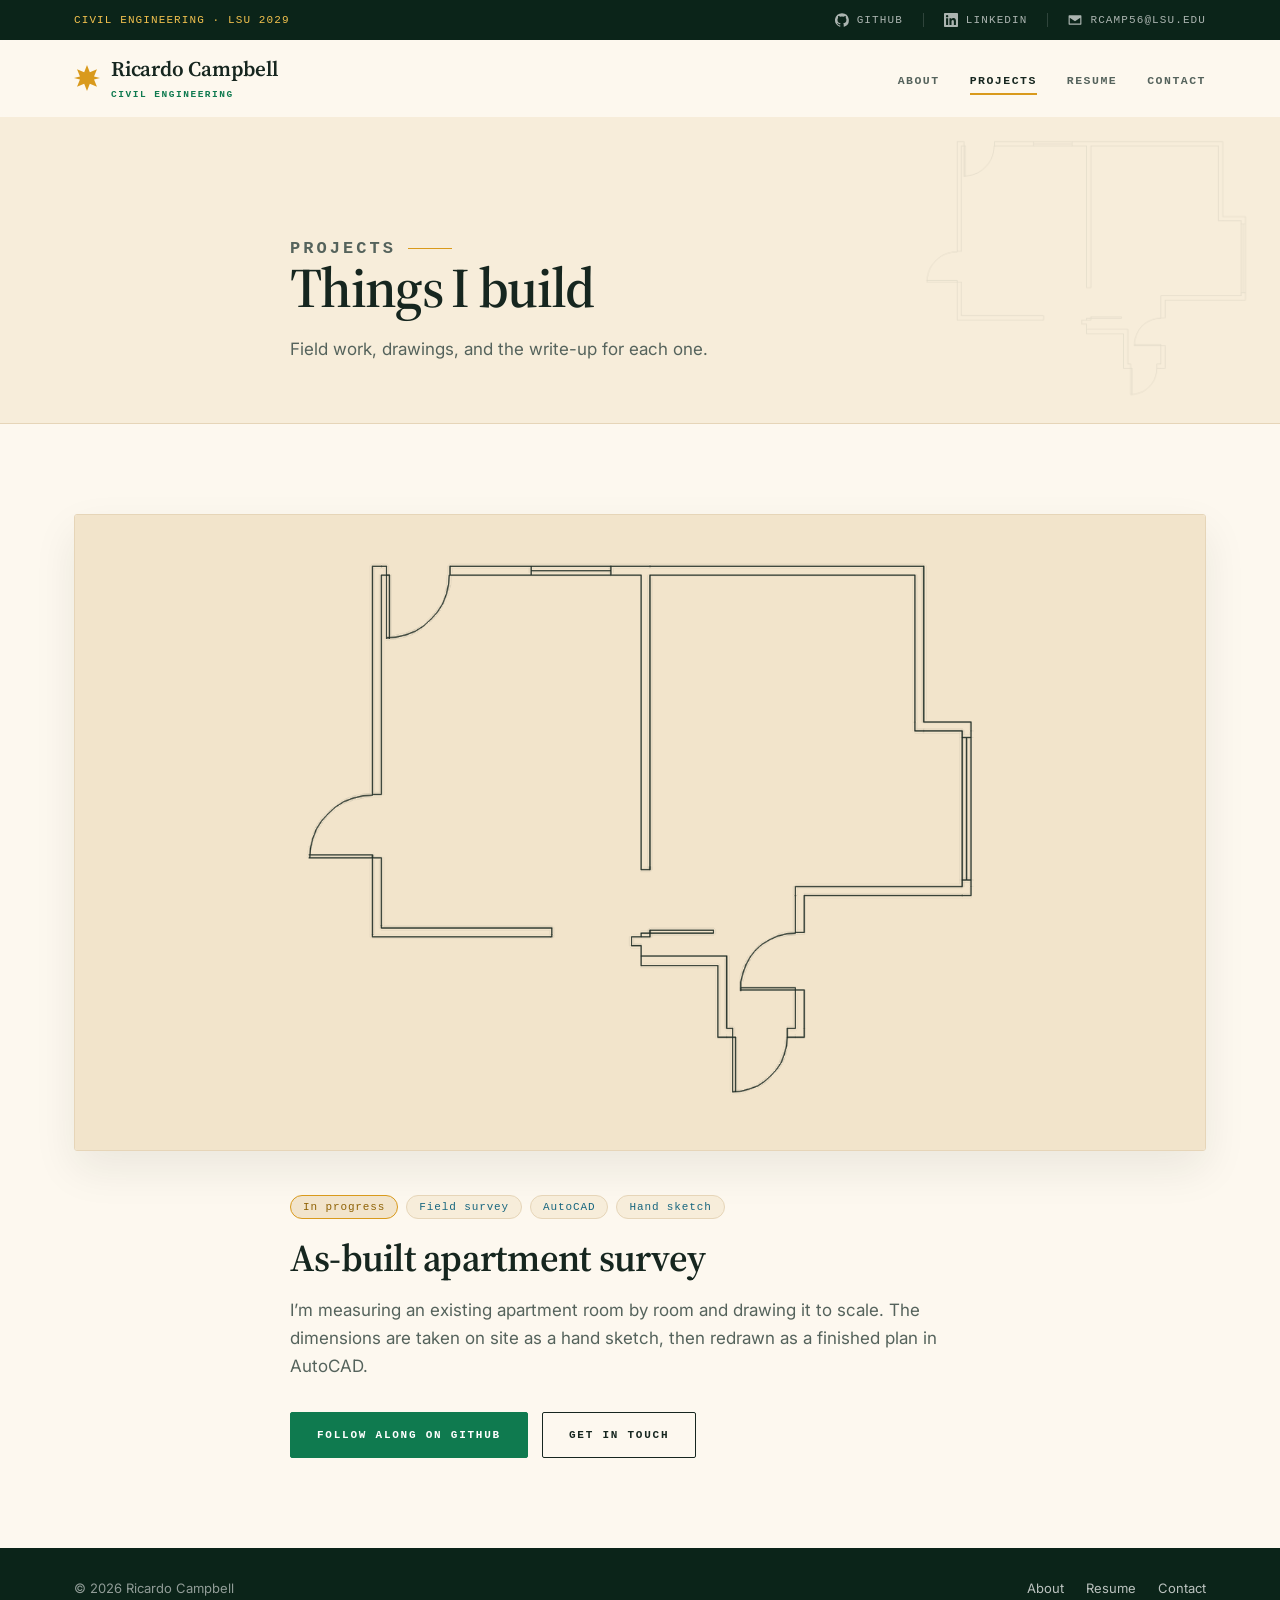
<file: projects.html>
<!DOCTYPE html>
<html lang="en">
<head>
<meta charset="utf-8">
<meta name="viewport" content="width=device-width, initial-scale=1">
<title>Projects — Ricardo Campbell</title>
<meta name="description" content="Projects by Ricardo Campbell, civil engineering student at Louisiana State University.">
<!-- how the link looks when it is shared: LinkedIn, iMessage, Slack, WhatsApp -->
<meta property="og:type" content="website">
<meta property="og:site_name" content="Ricardo Campbell">
<meta property="og:title" content="Projects — Ricardo Campbell">
<meta property="og:description" content="Projects by Ricardo Campbell, civil engineering student at Louisiana State University.">
<meta property="og:url" content="https://ricardo-campbell.netlify.app/projects.html">
<meta property="og:image" content="https://ricardo-campbell.netlify.app/assets/social-card.png">
<meta property="og:image:width" content="1200">
<meta property="og:image:height" content="630">
<meta property="og:image:alt" content="Ricardo Campbell, civil engineering student at LSU, class of 2029">
<meta name="twitter:card" content="summary_large_image">
<link rel="icon" href="data:image/svg+xml,<svg xmlns=%22http://www.w3.org/2000/svg%22 viewBox=%220 0 100 100%22><rect width=%22100%22 height=%22100%22 rx=%2218%22 fill=%22%230f7a4f%22/><text x=%2250%22 y=%2272%22 font-size=%2262%22 font-family=%22Georgia,serif%22 font-weight=%22600%22 fill=%22%23f2c14e%22 text-anchor=%22middle%22>R</text></svg>">
<link rel="preconnect" href="https://fonts.googleapis.com">
<link rel="preconnect" href="https://fonts.gstatic.com" crossorigin>
<link rel="stylesheet" href="https://fonts.googleapis.com/css2?family=Inter:wght@400;500;600&family=Source+Serif+4:opsz,wght@8..60,400;8..60,600&display=swap">
<link rel="stylesheet" href="styles.css">
</head>
<body>

<div class="topbar">
  <div class="wrap">
    <span class="here">Civil Engineering &middot; LSU 2029</span>
    <span class="spacer"></span>
    <a href="https://github.com/Koda876" target="_blank" rel="noopener">
      <svg viewBox="0 0 24 24" aria-hidden="true"><path d="M12 .3a12 12 0 0 0-3.8 23.4c.6.1.8-.3.8-.6v-2c-3.3.7-4-1.6-4-1.6-.6-1.4-1.4-1.8-1.4-1.8-1-.7.1-.7.1-.7 1.2.1 1.8 1.2 1.8 1.2 1 1.8 2.8 1.3 3.5 1 .1-.8.4-1.3.7-1.6-2.7-.3-5.5-1.3-5.5-5.9 0-1.3.5-2.4 1.2-3.2-.1-.3-.5-1.5.1-3.2 0 0 1-.3 3.3 1.2a11.5 11.5 0 0 1 6 0C17.3 4.9 18.3 5.2 18.3 5.2c.6 1.7.2 2.9.1 3.2.8.8 1.2 1.9 1.2 3.2 0 4.6-2.8 5.6-5.5 5.9.4.4.8 1.1.8 2.2v3.3c0 .3.2.7.8.6A12 12 0 0 0 12 .3Z"/></svg>
      GitHub
    </a>
    <span class="sep"></span>
    <a href="https://www.linkedin.com/in/ricardo-campbell-84b669419/" target="_blank" rel="noopener">
      <svg viewBox="0 0 24 24" aria-hidden="true"><path d="M20.45 20.45h-3.56v-5.57c0-1.33-.02-3.04-1.85-3.04-1.85 0-2.14 1.45-2.14 2.94v5.67H9.35V9h3.41v1.56h.05a3.74 3.74 0 0 1 3.37-1.85c3.6 0 4.27 2.37 4.27 5.46v6.28ZM5.34 7.43a2.07 2.07 0 1 1 0-4.14 2.07 2.07 0 0 1 0 4.14Zm1.78 13.02H3.55V9h3.57v11.45ZM22.22 0H1.77C.79 0 0 .77 0 1.72v20.56C0 23.23.79 24 1.77 24h20.45c.98 0 1.78-.77 1.78-1.72V1.72C24 .77 23.2 0 22.22 0Z"/></svg>
      LinkedIn
    </a>
    <span class="sep"></span>
    <a class="mail" href="mailto:rcamp56@lsu.edu">
      <svg viewBox="0 0 24 24" aria-hidden="true"><path d="M2 4h20a1 1 0 0 1 1 1v14a1 1 0 0 1-1 1H2a1 1 0 0 1-1-1V5a1 1 0 0 1 1-1Zm10 7.44L3.6 6H20.4L12 11.44ZM3 8.13V18h18V8.13l-9 5.83-9-5.83Z"/></svg>
      rcamp56@lsu.edu
    </a>
  </div>
</div>

<header class="masthead" id="masthead">
  <div class="wrap">
    <a class="wordmark" href="index.html">
      <svg viewBox="0 0 48 48" aria-hidden="true"><path d="M24 0l5.2 13.6L42.4 8 37 21.2 48 24l-11 2.8 5.4 13.2-13.2-5.6L24 48l-5.2-13.6L5.6 40 11 26.8 0 24l11-2.8L5.6 8l13.2 5.6L24 0z"/></svg>
      <span>
        <span class="wm-name">Ricardo Campbell</span>
        <span class="wm-sub">Civil Engineering</span>
      </span>
    </a>

    <button class="menu-btn" id="menu-btn" aria-expanded="false" aria-controls="mast-nav">
      <span class="bars" aria-hidden="true"><i></i><i></i><i></i></span> Menu
    </button>

    <nav class="mast-nav" id="mast-nav" aria-label="Main">
      <ul>
        <li><a href="index.html">About</a></li>
        <li><a href="projects.html" aria-current="page">Projects</a></li>
        <li><a href="resume.html">Resume</a></li>
        <li><a href="contact.html">Contact</a></li>
      </ul>
    </nav>
  </div>
</header>

<main>

  <div class="page-head with-drawing">
    <div class="wrap narrow">
      <p class="eyebrow">Projects</p>
      <h1>Things I build</h1>
      <p>Field work, drawings, and the write-up for each one.</p>
    </div>
  </div>

  <!-- ============ the drawing leads: wide image, narrow text beneath ============ -->
  <section>
    <div class="wrap media-wide reveal">
      <img class="p-feature-shot"
           src="assets/projects/apartment-survey.png"
           alt="Floor plan of the apartment in progress: outer walls, an internal partition dividing two rooms, four door swings, a window in the top wall, and a stepped corridor at the lower right"
           width="1600" height="900">
    </div>

    <div class="wrap narrow p-feature-body reveal">
      <ul class="tagrow">
        <li class="state">In progress</li>
        <li>Field survey</li>
        <li>AutoCAD</li>
        <li>Hand sketch</li>
      </ul>
      <h2>As-built apartment survey</h2>
      <div class="prose">
        <p>
          I&rsquo;m measuring an existing apartment room by room and drawing it to scale.
          The dimensions are taken on site as a hand sketch, then redrawn as a finished
          plan in AutoCAD.
        </p>
      </div>
      <div class="btn-row">
        <a class="btn" href="https://github.com/Koda876" target="_blank" rel="noopener">Follow along on GitHub</a>
        <a class="btn ghost" href="contact.html">Get in touch</a>
      </div>
    </div>
  </section>

</main>

<footer>
  <div class="wrap">
    <span>&copy; 2026 Ricardo Campbell</span>
    <div class="foot-links">
      <a href="index.html">About</a>
      <a href="resume.html">Resume</a>
      <a href="contact.html">Contact</a>
    </div>
  </div>
</footer>

<script src="site.js"></script>
</body>
</html>
</file>
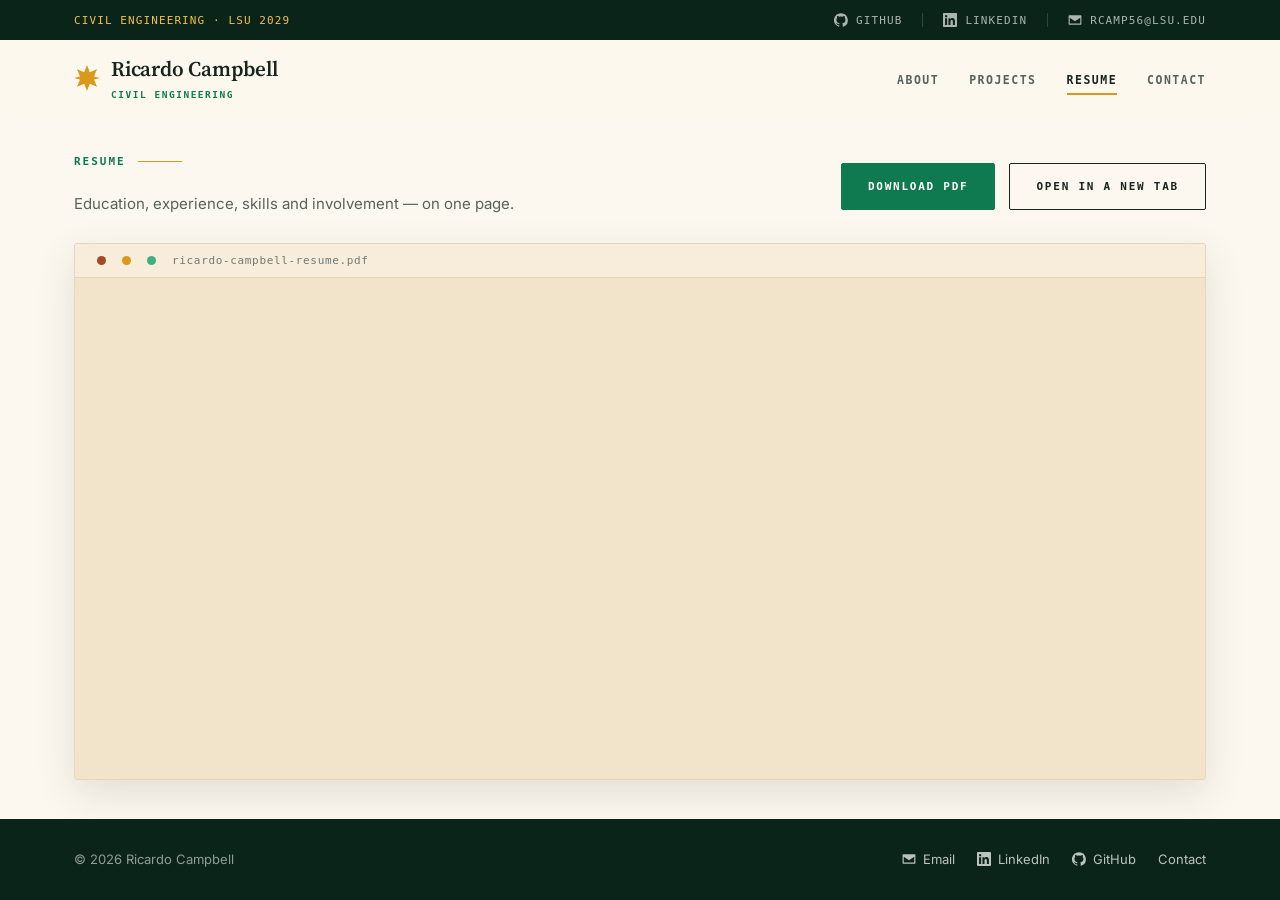
<file: resume.html>
<!DOCTYPE html>
<html lang="en">
<head>
<meta charset="utf-8">
<meta name="viewport" content="width=device-width, initial-scale=1">
<title>Resume — Ricardo Campbell</title>
<meta name="description" content="Resume of Ricardo Campbell, civil engineering student at Louisiana State University.">
<!-- how the link looks when it is shared: LinkedIn, iMessage, Slack, WhatsApp -->
<meta property="og:type" content="website">
<meta property="og:site_name" content="Ricardo Campbell">
<meta property="og:title" content="Resume — Ricardo Campbell">
<meta property="og:description" content="Resume of Ricardo Campbell, civil engineering student at Louisiana State University.">
<meta property="og:url" content="https://ricardo-campbell.netlify.app/resume.html">
<meta property="og:image" content="https://ricardo-campbell.netlify.app/assets/social-card.png">
<meta property="og:image:width" content="1200">
<meta property="og:image:height" content="630">
<meta property="og:image:alt" content="Ricardo Campbell, civil engineering student at LSU, class of 2029">
<meta name="twitter:card" content="summary_large_image">
<link rel="icon" href="data:image/svg+xml,<svg xmlns=%22http://www.w3.org/2000/svg%22 viewBox=%220 0 100 100%22><rect width=%22100%22 height=%22100%22 rx=%2218%22 fill=%22%230f7a4f%22/><text x=%2250%22 y=%2272%22 font-size=%2262%22 font-family=%22Georgia,serif%22 font-weight=%22600%22 fill=%22%23f2c14e%22 text-anchor=%22middle%22>R</text></svg>">
<link rel="preconnect" href="https://fonts.googleapis.com">
<link rel="preconnect" href="https://fonts.gstatic.com" crossorigin>
<link rel="stylesheet" href="https://fonts.googleapis.com/css2?family=Inter:wght@400;500;600&family=Source+Serif+4:opsz,wght@8..60,400;8..60,600&display=swap">
<link rel="stylesheet" href="styles.css">
</head>
<body class="resume-body">

<div class="topbar">
  <div class="wrap">
    <span class="here">Civil Engineering &middot; LSU 2029</span>
    <span class="spacer"></span>
    <a href="https://github.com/Koda876" target="_blank" rel="noopener">
      <svg viewBox="0 0 24 24" aria-hidden="true"><path d="M12 .3a12 12 0 0 0-3.8 23.4c.6.1.8-.3.8-.6v-2c-3.3.7-4-1.6-4-1.6-.6-1.4-1.4-1.8-1.4-1.8-1-.7.1-.7.1-.7 1.2.1 1.8 1.2 1.8 1.2 1 1.8 2.8 1.3 3.5 1 .1-.8.4-1.3.7-1.6-2.7-.3-5.5-1.3-5.5-5.9 0-1.3.5-2.4 1.2-3.2-.1-.3-.5-1.5.1-3.2 0 0 1-.3 3.3 1.2a11.5 11.5 0 0 1 6 0C17.3 4.9 18.3 5.2 18.3 5.2c.6 1.7.2 2.9.1 3.2.8.8 1.2 1.9 1.2 3.2 0 4.6-2.8 5.6-5.5 5.9.4.4.8 1.1.8 2.2v3.3c0 .3.2.7.8.6A12 12 0 0 0 12 .3Z"/></svg>
      GitHub
    </a>
    <span class="sep"></span>
    <a href="https://www.linkedin.com/in/ricardo-campbell-84b669419/" target="_blank" rel="noopener">
      <svg viewBox="0 0 24 24" aria-hidden="true"><path d="M20.45 20.45h-3.56v-5.57c0-1.33-.02-3.04-1.85-3.04-1.85 0-2.14 1.45-2.14 2.94v5.67H9.35V9h3.41v1.56h.05a3.74 3.74 0 0 1 3.37-1.85c3.6 0 4.27 2.37 4.27 5.46v6.28ZM5.34 7.43a2.07 2.07 0 1 1 0-4.14 2.07 2.07 0 0 1 0 4.14Zm1.78 13.02H3.55V9h3.57v11.45ZM22.22 0H1.77C.79 0 0 .77 0 1.72v20.56C0 23.23.79 24 1.77 24h20.45c.98 0 1.78-.77 1.78-1.72V1.72C24 .77 23.2 0 22.22 0Z"/></svg>
      LinkedIn
    </a>
    <span class="sep"></span>
    <a class="mail" href="mailto:rcamp56@lsu.edu">
      <svg viewBox="0 0 24 24" aria-hidden="true"><path d="M2 4h20a1 1 0 0 1 1 1v14a1 1 0 0 1-1 1H2a1 1 0 0 1-1-1V5a1 1 0 0 1 1-1Zm10 7.44L3.6 6H20.4L12 11.44ZM3 8.13V18h18V8.13l-9 5.83-9-5.83Z"/></svg>
      rcamp56@lsu.edu
    </a>
  </div>
</div>

<header class="masthead" id="masthead">
  <div class="wrap">
    <a class="wordmark" href="index.html">
      <svg viewBox="0 0 48 48" aria-hidden="true"><path d="M24 0l5.2 13.6L42.4 8 37 21.2 48 24l-11 2.8 5.4 13.2-13.2-5.6L24 48l-5.2-13.6L5.6 40 11 26.8 0 24l11-2.8L5.6 8l13.2 5.6L24 0z"/></svg>
      <span>
        <span class="wm-name">Ricardo Campbell</span>
        <span class="wm-sub">Civil Engineering</span>
      </span>
    </a>

    <button class="menu-btn" id="menu-btn" aria-expanded="false" aria-controls="mast-nav">
      <span class="bars" aria-hidden="true"><i></i><i></i><i></i></span> Menu
    </button>

    <nav class="mast-nav" id="mast-nav" aria-label="Main">
      <ul>
        <li><a href="index.html">About</a></li>
        <li><a href="projects.html">Projects</a></li>
        <li><a href="resume.html" aria-current="page">Resume</a></li>
        <li><a href="contact.html">Contact</a></li>
      </ul>
    </nav>
  </div>
</header>

<main class="resume-page">
  <div class="wrap">

    <div class="resume-bar">
      <div>
        <p class="sec-label">Resume</p>
        <p class="who">Education, experience, skills and involvement &mdash; on one page.</p>
      </div>
      <div class="btn-row">
        <a class="btn" href="assets/ricardo-campbell-resume.pdf" download>Download PDF</a>
        <a class="btn ghost" href="assets/ricardo-campbell-resume.pdf" target="_blank" rel="noopener">Open in a new tab</a>
      </div>
    </div>

    <div class="pdf-frame">
      <div class="bar">
        <span class="dot"></span><span class="dot"></span><span class="dot"></span>
        <span>ricardo-campbell-resume.pdf</span>
      </div>
      <iframe class="pdf-viewer" src="assets/ricardo-campbell-resume.pdf#view=FitH&amp;navpanes=0&amp;pagemode=none"
              title="Ricardo Campbell resume"></iframe>
      <div class="pdf-fallback">
        <div class="doc" aria-hidden="true"><i></i><i></i><i></i><i></i></div>
        <p>Your browser will not preview a PDF inline. Open or download it instead.</p>
        <a class="btn" href="assets/ricardo-campbell-resume.pdf" target="_blank" rel="noopener">Open the resume</a>
      </div>
    </div>

  </div>
</main>

<footer>
  <div class="wrap">
    <span>&copy; 2026 Ricardo Campbell</span>
    <div class="foot-links">
      <a href="mailto:rcamp56@lsu.edu">
        <svg viewBox="0 0 24 24" aria-hidden="true"><path d="M2 4h20a1 1 0 0 1 1 1v14a1 1 0 0 1-1 1H2a1 1 0 0 1-1-1V5a1 1 0 0 1 1-1Zm10 7.44L3.6 6H20.4L12 11.44ZM3 8.13V18h18V8.13l-9 5.83-9-5.83Z"/></svg>
        Email
      </a>
      <a href="https://www.linkedin.com/in/ricardo-campbell-84b669419/" target="_blank" rel="noopener">
        <svg viewBox="0 0 24 24" aria-hidden="true"><path d="M20.45 20.45h-3.56v-5.57c0-1.33-.02-3.04-1.85-3.04-1.85 0-2.14 1.45-2.14 2.94v5.67H9.35V9h3.41v1.56h.05a3.74 3.74 0 0 1 3.37-1.85c3.6 0 4.27 2.37 4.27 5.46v6.28ZM5.34 7.43a2.07 2.07 0 1 1 0-4.14 2.07 2.07 0 0 1 0 4.14Zm1.78 13.02H3.55V9h3.57v11.45ZM22.22 0H1.77C.79 0 0 .77 0 1.72v20.56C0 23.23.79 24 1.77 24h20.45c.98 0 1.78-.77 1.78-1.72V1.72C24 .77 23.2 0 22.22 0Z"/></svg>
        LinkedIn
      </a>
      <a href="https://github.com/Koda876" target="_blank" rel="noopener">
        <svg viewBox="0 0 24 24" aria-hidden="true"><path d="M12 .3a12 12 0 0 0-3.8 23.4c.6.1.8-.3.8-.6v-2c-3.3.7-4-1.6-4-1.6-.6-1.4-1.4-1.8-1.4-1.8-1-.7.1-.7.1-.7 1.2.1 1.8 1.2 1.8 1.2 1 1.8 2.8 1.3 3.5 1 .1-.8.4-1.3.7-1.6-2.7-.3-5.5-1.3-5.5-5.9 0-1.3.5-2.4 1.2-3.2-.1-.3-.5-1.5.1-3.2 0 0 1-.3 3.3 1.2a11.5 11.5 0 0 1 6 0C17.3 4.9 18.3 5.2 18.3 5.2c.6 1.7.2 2.9.1 3.2.8.8 1.2 1.9 1.2 3.2 0 4.6-2.8 5.6-5.5 5.9.4.4.8 1.1.8 2.2v3.3c0 .3.2.7.8.6A12 12 0 0 0 12 .3Z"/></svg>
        GitHub
      </a>
      <a href="contact.html">Contact</a>
    </div>
  </div>
</footer>

<script src="site.js"></script>

</body>
</html>
</file>
<file: styles.css>
/* Ricardo Campbell — portfolio. Shared by every page.

   Layout: a dark utility bar, a wordmark masthead with the navigation in the
   corner, a split hero, then a reading column of roughly 748px. The hero and the
   full-bleed bands keep the wide container; running text does not.

   Motion: reveals on scroll and a sequenced hero on load, all CSS transitions
   and transforms. Nothing moves while you read. Everything is opt-in behind
   prefers-reduced-motion: no-preference, so a reader who asks for less motion
   gets the finished page with no animation at all.

   Colour: Jamaican green and gold, desert parchment, and the lapis-teal of Gulf
   tilework, with a girih eight-point star. Every colour is a custom property
   below, so the whole site re-skins from these few lines. */

:root {
  /* paper */
  --paper:    #fdf8ef;
  --paper-2:  #f7edda;
  --paper-3:  #f2e4cb;
  --line:     #e6d5b8;
  --card:     #fffdf8;

  /* ink */
  --ink:      #16261f;
  --ink-2:    #0b2419;
  --muted:    #55635c;
  --faint:    #6f7a74;

  /* accents. gold is a fill, never small text — use --gold-ink for that. */
  --green:     #0f7a4f;
  --green-lit: #3fb07e;
  --gold:      #d99a1c;
  --gold-lit:  #f2c14e;
  --gold-ink:  #8f6205;
  --lapis:     #17667f;
  --clay:      #a04a26;

  --font-display: "Source Serif 4", "Source Serif Pro", Georgia, serif;
  --font-sans: Inter, system-ui, -apple-system, "Segoe UI", sans-serif;
  --font-mono: ui-monospace, SFMono-Regular, Menlo, Consolas, monospace;

  --nav-h: 77px;       /* sticky masthead, incl. its hairline */
  --wrap: 1180px;      /* chrome, hero, full-bleed bands */
  --measure: 748px;    /* running text: the reading column */
  --gutter: 24px;
  /* left edge of the centred container, used to line the hero text up with it */
  --edge: max(var(--gutter), (100vw - var(--wrap)) / 2);

  /* motion */
  --ease: cubic-bezier(0.16, 0.84, 0.44, 1);
  --reveal: 460ms;
  --hover: 200ms;
  --step: 70ms;        /* stagger between siblings */
}

*, *::before, *::after { box-sizing: border-box; }

html {
  scroll-behavior: smooth;
  scroll-padding-top: calc(var(--nav-h) + 16px);
  -webkit-text-size-adjust: 100%;
}

body {
  margin: 0;
  font: 17px/1.65 var(--font-sans);
  color: var(--ink);
  background: var(--paper);
  -webkit-font-smoothing: antialiased;
  overflow-x: hidden;
}

img { max-width: 100%; height: auto; display: block; }
a { color: inherit; }

.wrap {
  max-width: var(--wrap); margin: 0 auto;
  padding-inline:
    max(var(--gutter), env(safe-area-inset-left))
    max(var(--gutter), env(safe-area-inset-right));
}
.wrap.narrow { max-width: var(--measure); }

/* ================= motion =================

   Scoped to html.js so a reader without JavaScript never meets a hidden
   element, and to prefers-reduced-motion: no-preference so the reduced-motion
   path is simply the finished page. There is no separate "turn it off" rule to
   forget — the animation is never applied in the first place. */

@media (prefers-reduced-motion: no-preference) {

  html.js .reveal {
    opacity: 0;
    transform: translateY(20px);
    transition:
      opacity var(--reveal) var(--ease),
      transform var(--reveal) var(--ease);
    transition-delay: calc(var(--i, 0) * var(--step));
    will-change: opacity, transform;
  }
  html.js .reveal.in { opacity: 1; transform: none; }
  /* once it has arrived, stop claiming a compositor layer */
  html.js .reveal.in { will-change: auto; }

  /* the hero runs on load, in sequence, rather than waiting for a scroll */
  @keyframes rise {
    from { opacity: 0; transform: translateY(20px); }
    to   { opacity: 1; transform: none; }
  }
  html.js .hero-text > *,
  html.js .hero-photo .portrait-frame {
    opacity: 0;
    animation: rise var(--reveal) var(--ease) forwards;
  }
  html.js .hero-text > *:nth-child(1) { animation-delay:  60ms; }
  html.js .hero-text > *:nth-child(2) { animation-delay: 130ms; }
  html.js .hero-text > *:nth-child(3) { animation-delay: 200ms; }
  html.js .hero-text > *:nth-child(4) { animation-delay: 270ms; }
  html.js .hero-text > *:nth-child(5) { animation-delay: 340ms; }
  html.js .hero-photo .portrait-frame { animation-delay: 160ms; }
}

/* ================= utility bar ================= */

.topbar {
  background: var(--ink-2); color: #ffffffa8;
  font: 11px var(--font-mono); letter-spacing: 0.1em; text-transform: uppercase;
}
.topbar .wrap { display: flex; align-items: center; gap: 20px; min-height: 40px; }
.topbar .spacer { flex: 1; }
.topbar a {
  color: #ffffffa8; text-decoration: none; display: inline-flex; align-items: center; gap: 8px;
  transition: color var(--hover) var(--ease);
}
.topbar a:hover { color: var(--gold-lit); }
.topbar .sep { width: 1px; height: 14px; background: #ffffff26; }
.topbar svg { width: 14px; height: 14px; fill: currentColor; }
.topbar .here { color: var(--gold-lit); }

@media (max-width: 820px) {
  .topbar .wrap { min-height: 38px; justify-content: center; }
  .topbar .here, .topbar .sep, .topbar .mail, .topbar .spacer { display: none; }
}

/* ================= masthead ================= */

.masthead {
  position: sticky; top: 0; z-index: 60;
  background: color-mix(in srgb, var(--paper) 90%, transparent);
  backdrop-filter: saturate(160%) blur(10px);
  border-bottom: 1px solid transparent;
  transition: border-color var(--hover) var(--ease);
}
.masthead.scrolled { border-bottom-color: var(--line); }
.masthead .wrap { display: flex; align-items: center; gap: 24px; min-height: 76px; }

.wordmark { display: inline-flex; align-items: center; gap: 11px; text-decoration: none; }
.wordmark svg { width: 26px; height: 26px; fill: var(--gold); flex: none; }
.wordmark .wm-name { font: 600 21px/1 var(--font-display); letter-spacing: -0.01em; }
.wordmark .wm-sub {
  display: block; font: 600 9.5px var(--font-mono); letter-spacing: 0.16em;
  text-transform: uppercase; color: var(--green); margin-top: 5px;
}

.mast-nav { margin-left: auto; }
.mast-nav ul { list-style: none; display: flex; align-items: center; gap: 30px; margin: 0; padding: 0; }
.mast-nav a {
  position: relative;
  font: 600 11.5px var(--font-mono); letter-spacing: 0.13em; text-transform: uppercase;
  color: var(--muted); text-decoration: none; padding: 6px 0 8px;
  transition: color var(--hover) var(--ease);
}
/* the underline slides out from the left rather than appearing all at once */
.mast-nav a::after {
  content: ""; position: absolute; left: 0; right: 0; bottom: 0; height: 2px;
  background: var(--gold); transform: scaleX(0); transform-origin: left;
  transition: transform var(--hover) var(--ease);
}
.mast-nav a:hover, .mast-nav a[aria-current="page"] { color: var(--ink); }
.mast-nav a:hover::after, .mast-nav a[aria-current="page"]::after { transform: scaleX(1); }

.menu-btn {
  display: none; margin-left: auto; align-items: center; gap: 10px;
  background: none; border: 0; cursor: pointer; padding: 8px 0;
  font: 600 11.5px var(--font-mono); letter-spacing: 0.13em; text-transform: uppercase; color: var(--ink);
}
.menu-btn .bars { display: grid; gap: 4px; }
.menu-btn .bars i { display: block; width: 22px; height: 2px; background: var(--ink); }

@media (max-width: 820px) {
  :root { --nav-h: 65px; }
  .masthead .wrap { min-height: 64px; }
  .menu-btn { display: inline-flex; }
  .mast-nav {
    display: none; position: absolute; left: 0; right: 0; top: 100%;
    background: var(--paper); border-bottom: 1px solid var(--line);
    padding: 8px var(--gutter) 18px;
  }
  .mast-nav.open { display: block; }
  .mast-nav ul { flex-direction: column; align-items: stretch; gap: 0; }
  .mast-nav a { display: block; padding: 14px 0; border-bottom: 1px solid var(--line); }
  .mast-nav a::after { display: none; }
  .mast-nav a:hover, .mast-nav a[aria-current="page"] { color: var(--green); }
}

/* ================= hero ================= */

.hero {
  display: grid; grid-template-columns: 1fr minmax(0, 46%);
  align-items: stretch; border-bottom: 1px solid var(--line);
}
.hero-text {
  padding: clamp(56px, 8vh, 100px) clamp(32px, 4vw, 72px) clamp(44px, 6vh, 72px) var(--edge);
  display: flex; flex-direction: column; justify-content: center;
}
.eyebrow, .sec-label {
  display: flex; align-items: center; gap: 12px;
  font: 600 11px var(--font-mono); letter-spacing: 0.18em; text-transform: uppercase;
  color: var(--green); margin: 0 0 24px;
}
.eyebrow::after, .sec-label::after { content: ""; height: 1px; width: 44px; background: var(--gold); flex: none; }

.hero h1 {
  font: 600 clamp(40px, 5.2vw, 72px)/1.05 var(--font-display);
  letter-spacing: -0.03em; margin: 0 0 22px; max-width: 14ch;
}
.swash {
  background-image: linear-gradient(transparent 64%, var(--gold-lit) 64%, var(--gold) 95%, transparent 95%);
  padding: 0 3px;
  /* so a swash that wraps gets a clean edge on each line rather than one sliced box */
  -webkit-box-decoration-break: clone;
  box-decoration-break: clone;
}
.hero .lede {
  font: 400 clamp(19px, 2.1vw, 23px)/1.45 var(--font-display);
  color: var(--ink); margin: 0 0 20px; max-width: 30ch;
}
.hero p.intro { margin: 0; color: var(--muted); font-size: 16px; max-width: 48ch; }

/* the portrait panel, bleeding to the right edge */
.hero-photo {
  position: relative; display: grid; place-items: center;
  padding: clamp(40px, 6vh, 72px) clamp(24px, 3vw, 56px);
  background-color: var(--paper-2);
  background-image: url("data:image/svg+xml,%3Csvg xmlns='http://www.w3.org/2000/svg' width='72' height='72' viewBox='0 0 72 72'%3E%3Cg fill='none' stroke='%23d99a1c' stroke-opacity='0.07' stroke-width='1'%3E%3Cpath d='M36 4 68 36 36 68 4 36Z'/%3E%3Cpath d='M13 13h46v46H13Z'/%3E%3C/g%3E%3C/svg%3E");
  background-size: 116px 116px;
  border-left: 1px solid var(--line);
}
.portrait-frame { position: relative; width: min(100%, 360px); isolation: isolate; }
.portrait-frame::after {
  content: ""; position: absolute; inset: 16px -16px -16px 16px;
  border: 2px solid var(--gold); border-radius: 3px; z-index: -1;
}
.portrait {
  width: 100%; aspect-ratio: 1 / 1; object-fit: cover;
  border-radius: 3px; border: 1px solid var(--line); background: var(--paper-3);
}

@media (max-width: 900px) {
  .hero { grid-template-columns: 1fr; }
  .hero-text { padding: 48px var(--gutter) 40px; order: 2; }
  .hero-photo { order: 1; border-left: 0; border-bottom: 1px solid var(--line); padding: 40px var(--gutter); }
  .portrait-frame { width: min(100%, 260px); }
  .hero h1, .hero .lede { max-width: none; }
}

/* ================= shared type ================= */

h2, h3 { font-family: var(--font-display); font-weight: 600; letter-spacing: -0.02em; line-height: 1.14; margin: 0; }
h2 { font-size: clamp(28px, 3.3vw, 38px); }
h3 { font-size: 20px; line-height: 1.28; letter-spacing: -0.015em; }

section { padding: clamp(58px, 7vw, 92px) 0; }

.prose { color: var(--muted); }
.prose p { margin: 0 0 1.15em; }
.prose p:last-child { margin-bottom: 0; }
.prose a { color: var(--green); text-underline-offset: 3px; transition: color var(--hover) var(--ease); }
.prose a:hover { color: var(--ink); }
.prose strong { color: var(--ink); }
.rule { border: 0; border-top: 1px solid var(--line); margin: 0; }

.sec-head { margin-bottom: 38px; }
.sec-head h2 { margin-bottom: 14px; }
.sec-head p { margin: 0; color: var(--muted); font-size: 16px; }

/* ---------- buttons ---------- */

.btn {
  display: inline-flex; align-items: center; gap: 12px;
  font: 600 11px var(--font-mono); letter-spacing: 0.16em; text-transform: uppercase;
  text-decoration: none; padding: 16px 26px; border-radius: 2px;
  border: 1px solid var(--green); background: var(--green); color: #fff;
  transition:
    background-color var(--hover) var(--ease),
    border-color var(--hover) var(--ease),
    color var(--hover) var(--ease),
    transform var(--hover) var(--ease),
    box-shadow var(--hover) var(--ease);
}
.btn:hover { background: var(--ink-2); border-color: var(--ink-2); transform: translateY(-2px); box-shadow: 0 6px 16px #16261f1f; }
.btn.ghost { background: transparent; color: var(--ink); border-color: var(--ink); }
.btn.ghost:hover { border-color: var(--gold); background: var(--paper-2); color: var(--ink); }
/* the gold twin of .btn: same weight as the green one, different colour, so
   two equally important links do not read as one green slab */
.btn.gold { background: var(--gold); border-color: var(--gold); color: var(--ink-2); }
.btn.gold:hover { background: var(--ink-2); border-color: var(--ink-2); color: var(--gold-lit); }
.btn.on-dark { background: var(--gold); border-color: var(--gold); color: var(--ink-2); }
.btn.on-dark:hover { background: var(--gold-lit); border-color: var(--gold-lit); color: var(--ink-2); }
.btn.on-dark.ghost { background: transparent; color: var(--paper); border-color: #ffffff4d; }
.btn.on-dark.ghost:hover { border-color: var(--gold-lit); color: var(--gold-lit); background: transparent; }
.btn-row { display: flex; flex-wrap: wrap; gap: 14px; margin-top: 32px; }

:where(a, button):focus-visible { outline: 2px solid var(--lapis); outline-offset: 3px; border-radius: 2px; }

/* ================= entry rows =================
   The full treatment, used by Currently: dates, title, org, description, pill. */

.entries { border-top: 1px solid var(--line); }
.entry {
  display: grid; grid-template-columns: 190px 1fr auto; gap: 30px; align-items: baseline;
  padding: 26px 0; border-bottom: 1px solid var(--line);
}
.entry .when { font: 12.5px var(--font-mono); color: var(--faint); letter-spacing: 0.02em; }
.entry h3 { margin-bottom: 5px; }
.entry .org { font-size: 14.5px; color: var(--green); font-weight: 500; }
.entry p { margin: 11px 0 0; font-size: 15.5px; color: var(--muted); max-width: 62ch; }
.entry .badge {
  font: 600 10.5px var(--font-mono); letter-spacing: 0.12em; text-transform: uppercase;
  color: var(--gold-ink); background: var(--paper-3); border: 1px solid var(--line);
  padding: 5px 11px; border-radius: 100px; white-space: nowrap;
}

/* The compact treatment, used by Education: no pills, smaller rows, tighter
   spacing, so the two sections do not read as the same component twice. */
.entries.compact .entry {
  grid-template-columns: 160px 1fr; gap: 24px; padding: 15px 0; align-items: baseline;
}
.entries.compact .entry h3 { font-size: 17px; margin-bottom: 3px; }
.entries.compact .entry .org { font-size: 13.5px; }
.entries.compact .entry p { margin-top: 6px; font-size: 14px; }
.entries.compact .entry .when { font-size: 12px; }

@media (max-width: 760px) {
  .entry { grid-template-columns: 1fr; gap: 9px; }
  .entry .badge { justify-self: start; }
  .entries.compact .entry { grid-template-columns: 1fr; gap: 5px; }
}

/* ================= dark band ================= */

.band {
  background-color: var(--ink-2);
  background-image: url("data:image/svg+xml,%3Csvg xmlns='http://www.w3.org/2000/svg' width='72' height='72' viewBox='0 0 72 72'%3E%3Cg fill='none' stroke='%23f2c14e' stroke-opacity='0.11' stroke-width='1'%3E%3Cpath d='M36 4 68 36 36 68 4 36Z'/%3E%3Cpath d='M13 13h46v46H13Z'/%3E%3C/g%3E%3C/svg%3E");
  background-size: 116px 116px;
  color: var(--paper);
}
.band .sec-label { color: var(--gold-lit); }
.band .sec-label::after { background: var(--green-lit); }
.band h2, .band h3 { color: var(--paper); }
.band .prose, .band .sec-head p { color: #ffffffb0; }
.band .prose strong { color: var(--gold-lit); }

/* ================= resume page ================= */

/* one screen: the viewer takes whatever height is left after the bars, so the
   page itself never scrolls */
body.resume-body { display: flex; flex-direction: column; min-height: 100vh; min-height: 100dvh; }
body.resume-body > footer { margin-top: auto; }

.resume-page { padding: clamp(28px, 3vw, 44px) 0; display: flex; flex: 1; min-height: 0; }
.resume-page > .wrap { display: flex; flex-direction: column; flex: 1; min-height: 0; }
.resume-bar {
  display: flex; align-items: center; justify-content: space-between;
  gap: 20px; flex-wrap: wrap; margin-bottom: 26px;
}
.resume-bar .who { margin: 0; font-size: 15px; color: var(--muted); }
.resume-bar .btn-row { margin-top: 0; }

.pdf-frame {
  border: 1px solid var(--line); border-radius: 3px; overflow: hidden;
  background: var(--paper-3); box-shadow: 0 14px 40px #16261f1f;
}
.pdf-frame .bar {
  display: flex; align-items: center; gap: 8px;
  padding: 10px 14px; background: var(--paper-2); border-bottom: 1px solid var(--line);
  font: 11px var(--font-mono); color: var(--faint); letter-spacing: 0.06em;
}
.pdf-frame .bar .dot { width: 9px; height: 9px; border-radius: 50%; flex: none; }
.pdf-frame .bar .dot:nth-child(1) { background: var(--clay); }
.pdf-frame .bar .dot:nth-child(2) { background: var(--gold); }
.pdf-frame .bar .dot:nth-child(3) { background: var(--green-lit); }
.pdf-frame .bar span { margin-left: 8px; }
.pdf-viewer { width: 100%; height: 640px; border: 0; display: block; background: var(--paper-3); }

.resume-page .pdf-frame { flex: 1; display: flex; flex-direction: column; min-height: 0; }
.resume-page .pdf-frame .bar { flex: none; }
.resume-page .pdf-viewer { flex: 1; height: auto; min-height: 300px; }

/* phones and tablets render embedded PDFs badly, so show a card instead */
.pdf-fallback { display: none; padding: 36px 26px; text-align: center; }
.pdf-fallback .doc {
  width: 58px; height: 74px; margin: 0 auto 18px; border-radius: 2px;
  border: 1px solid var(--line); background: var(--card);
  display: grid; align-content: center; gap: 6px; padding: 0 12px;
}
.pdf-fallback .doc i { display: block; height: 2px; background: var(--line); }
.pdf-fallback .doc i:nth-child(2) { width: 70%; }
.pdf-fallback .doc i:nth-child(4) { width: 55%; }
.pdf-fallback p { margin: 0 0 20px; font-size: 14.5px; color: var(--muted); }

@media (max-width: 900px) {
  .pdf-viewer { display: none; }
  .pdf-fallback { display: block; }
}

/* ================= contact ================= */

.contact-page { padding: clamp(40px, 5vw, 72px) 0 clamp(56px, 7vw, 96px); }
.contact-grid { display: grid; grid-template-columns: 1fr 1fr; gap: clamp(32px, 5vw, 56px); align-items: start; }
.links { list-style: none; margin: 0; padding: 0; }
.links li { border-top: 1px solid var(--line); }
.links li:last-child { border-bottom: 1px solid var(--line); }
.links a {
  display: flex; justify-content: space-between; align-items: center; gap: 16px;
  padding: 18px 2px; text-decoration: none; font-size: 15.5px;
  transition: color var(--hover) var(--ease), padding-left var(--hover) var(--ease);
}
.links a:hover { color: var(--green); padding-left: 10px; }
.links .what { color: var(--faint); font: 12px var(--font-mono); letter-spacing: 0.08em; text-transform: uppercase; }

.contact-note {
  margin-top: 30px; padding: 20px 22px; border-radius: 3px;
  background: var(--paper-2); border: 1px solid var(--line);
  font-size: 14.5px; color: var(--muted);
}
.contact-note strong { color: var(--ink); }

@media (max-width: 860px) { .contact-grid { grid-template-columns: 1fr; } }

/* ================= footer ================= */

footer {
  background: var(--ink-2); color: #ffffff8c;
  padding: 30px 0; font-size: 13px;
}
footer .wrap { display: flex; justify-content: space-between; gap: 18px; flex-wrap: wrap; }
footer a { color: #ffffffb8; text-decoration: none; transition: color var(--hover) var(--ease); }
footer a:hover { color: var(--gold-lit); }
.foot-links { display: flex; gap: 22px; flex-wrap: wrap; }
.foot-links a { display: inline-flex; align-items: center; gap: 7px; }
.foot-links svg { width: 14px; height: 14px; fill: currentColor; }

/* ================= inner page headers ================= */

.page-head {
  position: relative; overflow: hidden;
  padding: calc(var(--nav-h) + clamp(26px, 3.5vw, 48px)) 0 clamp(40px, 5vw, 60px);
  border-bottom: 1px solid var(--line);
  background-color: var(--paper-2);
  background-image: url("data:image/svg+xml,%3Csvg xmlns='http://www.w3.org/2000/svg' width='72' height='72' viewBox='0 0 72 72'%3E%3Cg fill='none' stroke='%23d99a1c' stroke-opacity='0.07' stroke-width='1'%3E%3Cpath d='M36 4 68 36 36 68 4 36Z'/%3E%3Cpath d='M13 13h46v46H13Z'/%3E%3C/g%3E%3C/svg%3E");
  background-size: 116px 116px;
}
.page-head h1 { font: 600 clamp(36px, 4.6vw, 56px)/1.06 var(--font-display); letter-spacing: -0.03em; margin: 0 0 18px; }
.page-head p { margin: 0; color: var(--muted); font-size: 17px; }

/* ================= projects ================= */

/* a status panel for a section with nothing published in it yet */
.status-panel {
  border: 1px solid var(--line); border-left: 3px solid var(--gold);
  border-radius: 3px; background: var(--card);
  padding: clamp(28px, 4vw, 40px) clamp(24px, 3vw, 36px);
}
.status-panel .sec-label { margin-bottom: 16px; }
.status-panel h2 { font-size: clamp(22px, 2.6vw, 28px); margin-bottom: 14px; }
.status-panel p { margin: 0 0 1em; color: var(--muted); font-size: 16px; }
.status-panel p:last-of-type { margin-bottom: 0; }

/* project cards: visual objects, not list rows */
.p-grid { display: grid; grid-template-columns: repeat(2, minmax(0, 1fr)); gap: 26px; }
@media (max-width: 760px) { .p-grid { grid-template-columns: 1fr; } }

.p-card {
  display: flex; flex-direction: column;
  background: var(--card); border: 1px solid var(--line); border-radius: 3px;
  overflow: hidden; text-decoration: none; color: inherit;
  transition:
    transform var(--hover) var(--ease),
    box-shadow var(--hover) var(--ease),
    border-color var(--hover) var(--ease);
}
a.p-card:hover, a.p-card:focus-visible {
  transform: translateY(-4px);
  box-shadow: 0 14px 34px #16261f1f;
  border-color: var(--green);
}
.p-shot {
  width: 100%; aspect-ratio: 16 / 10; object-fit: cover; display: block;
  background: var(--paper-3); border-bottom: 1px solid var(--line);
}
/* stand-in until a real photograph exists */
.p-shot.placeholder {
  display: grid; place-items: center;
  background-color: var(--paper-3);
  background-image: url("data:image/svg+xml,%3Csvg xmlns='http://www.w3.org/2000/svg' width='72' height='72' viewBox='0 0 72 72'%3E%3Cg fill='none' stroke='%23d99a1c' stroke-opacity='0.13' stroke-width='1'%3E%3Cpath d='M36 4 68 36 36 68 4 36Z'/%3E%3Cpath d='M13 13h46v46H13Z'/%3E%3C/g%3E%3C/svg%3E");
  background-size: 116px 116px;
  font: 600 10.5px var(--font-mono); letter-spacing: 0.16em; text-transform: uppercase;
  color: var(--faint);
}
.p-body { padding: 24px 24px 22px; display: flex; flex-direction: column; flex: 1; }
.p-body h3 { margin-bottom: 10px; }
.p-body > p { margin: 0 0 18px; color: var(--muted); font-size: 15.5px; }
.p-tags { display: flex; flex-wrap: wrap; gap: 7px; margin: 0 0 20px; padding: 0; list-style: none; }
.p-tags li {
  font: 11px var(--font-mono); letter-spacing: 0.06em;
  color: var(--lapis); background: var(--paper-2);
  border: 1px solid var(--line); border-radius: 100px; padding: 4px 11px;
}
.p-foot {
  margin-top: auto; padding-top: 16px; border-top: 1px solid var(--line);
  display: flex; align-items: center; justify-content: space-between; gap: 14px; flex-wrap: wrap;
}
.p-foot .go {
  font: 600 11px var(--font-mono); letter-spacing: 0.14em; text-transform: uppercase;
  color: var(--green); text-decoration: none;
  transition: color var(--hover) var(--ease);
}
a.p-card:hover .p-foot .go { color: var(--ink-2); }
.p-foot .pdf {
  font: 11px var(--font-mono); letter-spacing: 0.08em; text-transform: uppercase; color: var(--faint);
}

/* ================= project detail page ================= */

.case { padding: clamp(50px, 6vw, 80px) 0; }
.case-section + .case-section { margin-top: clamp(44px, 5vw, 68px); }
.case-section h2 { font-size: clamp(24px, 2.8vw, 30px); margin-bottom: 16px; }
.case-section .prose { font-size: 16.5px; }

.figure { margin: 26px 0 0; }
.figure img, .figure .stand-in {
  width: 100%; border: 1px solid var(--line); border-radius: 3px; background: var(--paper-3);
}
.figure .stand-in {
  aspect-ratio: 4 / 3; display: grid; place-items: center; text-align: center; padding: 24px;
  font: 600 10.5px var(--font-mono); letter-spacing: 0.16em; text-transform: uppercase;
  color: var(--faint); line-height: 1.8;
}
.figure figcaption {
  margin-top: 10px; font-size: 13.5px; color: var(--faint);
  padding-left: 12px; border-left: 2px solid var(--gold);
}

/* an error and its resolution, as a pair */
.fixes { list-style: none; margin: 22px 0 0; padding: 0; }
.fixes li {
  padding: 18px 0; border-top: 1px solid var(--line);
}
.fixes li:last-child { border-bottom: 1px solid var(--line); }
.fixes .what {
  font: 600 11px var(--font-mono); letter-spacing: 0.12em; text-transform: uppercase;
  color: var(--clay); margin: 0 0 7px;
}
.fixes .how { margin: 8px 0 0; font-size: 15.5px; color: var(--muted); }
.fixes .how::before {
  content: "Resolved"; display: inline-block; margin-right: 9px;
  font: 600 10.5px var(--font-mono); letter-spacing: 0.12em; text-transform: uppercase;
  color: var(--green);
}
.fixes h3 { font-size: 17px; }

/* ---------- editorial placeholder marker ----------
   Anything wrapped in .todo is text I guessed at. Search the HTML for
   "todo" to find every one of them. Delete the span, keep your words. */

.todo {
  background: #fff3cd; box-shadow: inset 3px 0 0 #d9a441; color: #6b4e16;
  padding: 1px 7px; font-family: var(--font-mono); font-size: 0.86em;
  border-radius: 2px;
}


/* ==================================================================
   RHYTHM PASS
   Background alternation, width variation and asymmetry. No new
   colours and no new typefaces — everything below reuses the tokens
   already declared at the top of this file.
   ================================================================== */

/* ---------- section backgrounds, full bleed ---------- */
/* Sections are already full width, so the tint runs edge to edge while the
   text inside stays on the 748px measure. That contrast is the point. */

.sec-cream {
  background: var(--paper-2);
  border-block: 1px solid var(--line);
}

/* .band (deep green, girih tiled) is declared above and is the dark step in
   the rhythm. These make its contents legible on the dark ground. */
.band .entries { border-top-color: #ffffff24; }
.band .entry { border-bottom-color: #ffffff24; }
.band .entry .when { color: #ffffff73; }
.band .entry .org { color: var(--green-lit); }
.band .entry p { color: #ffffffab; }
.band .entry .badge {
  color: var(--gold-lit); background: #ffffff0f; border-color: #ffffff29;
}
.band .rule { border-top-color: #ffffff24; }
.band a:not(.btn) { color: var(--gold-lit); }

/* ---------- width variation ---------- */
/* Running text sits on --measure; media and dividers are allowed to be wider.
   Alternating the two is what stops the page reading as one long column. */

.media-wide { max-width: var(--wrap); margin-inline: auto; padding-inline: var(--gutter); }
.media-bleed { width: 100%; }

.divider-wide {
  max-width: var(--wrap); margin: 0 auto; padding-inline: var(--gutter);
}
.divider-wide hr { border: 0; border-top: 1px solid var(--line); margin: 0; }

/* ---------- asymmetry 1: heading in a narrow left column ---------- */

.split-head {
  display: grid;
  grid-template-columns: 250px minmax(0, 700px);
  gap: clamp(32px, 5vw, 64px);
  justify-content: center;
}
.split-head .col-head { position: sticky; top: calc(var(--nav-h) + 32px); }
.split-head .col-head h2 { margin-bottom: 12px; }
.split-head .col-head p { margin: 0; font-size: 15px; color: var(--muted); }
.band .split-head .col-head p { color: #ffffffa3; }

@media (max-width: 900px) {
  .split-head { grid-template-columns: 1fr; }
  .split-head .col-head { position: static; margin-bottom: 8px; }
}

/* ---------- asymmetry 2: a centred section ---------- */

.centered { text-align: center; }
.centered .sec-label, .centered .eyebrow { justify-content: center; }
/* a rule on both sides, so a centred label stays symmetrical */
.centered .sec-label::before, .centered .eyebrow::before {
  content: ""; height: 1px; width: 44px; background: var(--gold); flex: none;
}
.centered .prose { margin-inline: auto; }
.centered .btn-row { justify-content: center; }
.centered h2 { margin-inline: auto; }

/* ---------- closing call to action ---------- */

.cta { padding: clamp(64px, 8vw, 104px) 0; }
.cta h2 { margin-bottom: 16px; }
.cta .prose { max-width: 54ch; }

/* ---------- asymmetry 3: media that outruns the text column ---------- */
/* The image is wider than the paragraph beneath it and hangs further to one
   side, which breaks the single left margin running down the page. */

.offset-right { max-width: calc(var(--measure) + 180px); margin-inline: auto; }
@media (min-width: 1100px) {
  .offset-right { margin-left: calc(50% - var(--measure) / 2); margin-right: 0; }
}

/* ---------- projects: the drawing leads ---------- */

.p-feature-shot {
  width: 100%; display: block;
  aspect-ratio: 16 / 9; object-fit: cover;
  border: 1px solid var(--line); border-radius: 3px;
  background: var(--paper-3);
  box-shadow: 0 18px 44px #16261f14;
}
.p-feature-body { margin-top: clamp(28px, 3.5vw, 44px); }
.p-feature-body .tagrow {
  display: flex; flex-wrap: wrap; gap: 8px; margin: 0 0 18px; padding: 0; list-style: none;
}
.p-feature-body .tagrow li {
  font: 11px var(--font-mono); letter-spacing: 0.08em;
  color: var(--lapis); background: var(--paper-2);
  border: 1px solid var(--line); border-radius: 100px; padding: 5px 12px;
}
.p-feature-body .tagrow li.state {
  color: var(--gold-ink); background: var(--paper-3); border-color: var(--gold);
}
.p-feature-body h2 { margin-bottom: 16px; }
.p-feature-body .prose { max-width: 62ch; }
.p-feature-cap {
  margin-top: 12px; font-size: 13px; color: var(--faint);
  padding-left: 12px; border-left: 2px solid var(--gold);
}

/* ---------- the plan as a decorative ground ---------- */
/* The plan itself, line-only and near-transparent. Drop a newer export over
   assets/projects/plan-line.png to update it. Opacity is kept low enough that
   the heading over it still clears contrast comfortably. */

.page-head.with-drawing { background-image: none; background-color: var(--paper-2); }
.page-head.with-drawing::before {
  content: "";
  position: absolute; inset: 0;
  background-image: url("assets/projects/plan-line.png");
  background-repeat: no-repeat;
  background-position: right 3% center;
  background-size: auto 86%;
  opacity: 0.09;
  pointer-events: none;
}
.page-head.with-drawing > .wrap { position: relative; z-index: 1; }

@media (max-width: 900px) {
  .page-head.with-drawing::before { background-position: right -22% center; background-size: auto 70%; opacity: 0.06; }
}


/* ==================================================================
   PHONES
   Touch targets, then the small layout changes that only make sense
   on a handset. Nothing here affects the desktop rendering.
   ================================================================== */

@media (max-width: 820px) {

  /* Apple and Android both ask for ~44px of tappable height. The links
     below were 14px to 21px, which is a thumb-sized guess rather than a
     target. Padding does the work, so nothing moves visually. */

  .topbar .wrap { min-height: 0; gap: 8px; }
  .topbar a { padding: 15px 10px; }

  .menu-btn { padding: 15px 0; }

  .foot-links { gap: 10px 20px; }
  .foot-links a { padding: 12px 0; }

  footer .wrap { gap: 6px; }

  /* Full-width buttons: three of them were stacking into ragged rows of
     different lengths, and a full-width bar is easier to hit besides. */
  .btn-row { gap: 10px; }
  .btn-row .btn { width: 100%; justify-content: center; }
}

@media (max-width: 620px) {
  /* A 16:9 drawing is only ~180px tall on a phone. Squarer gives the plan
     room to read as a drawing rather than a strip. */
  .p-feature-shot { aspect-ratio: 4 / 3; }
}
</file>
